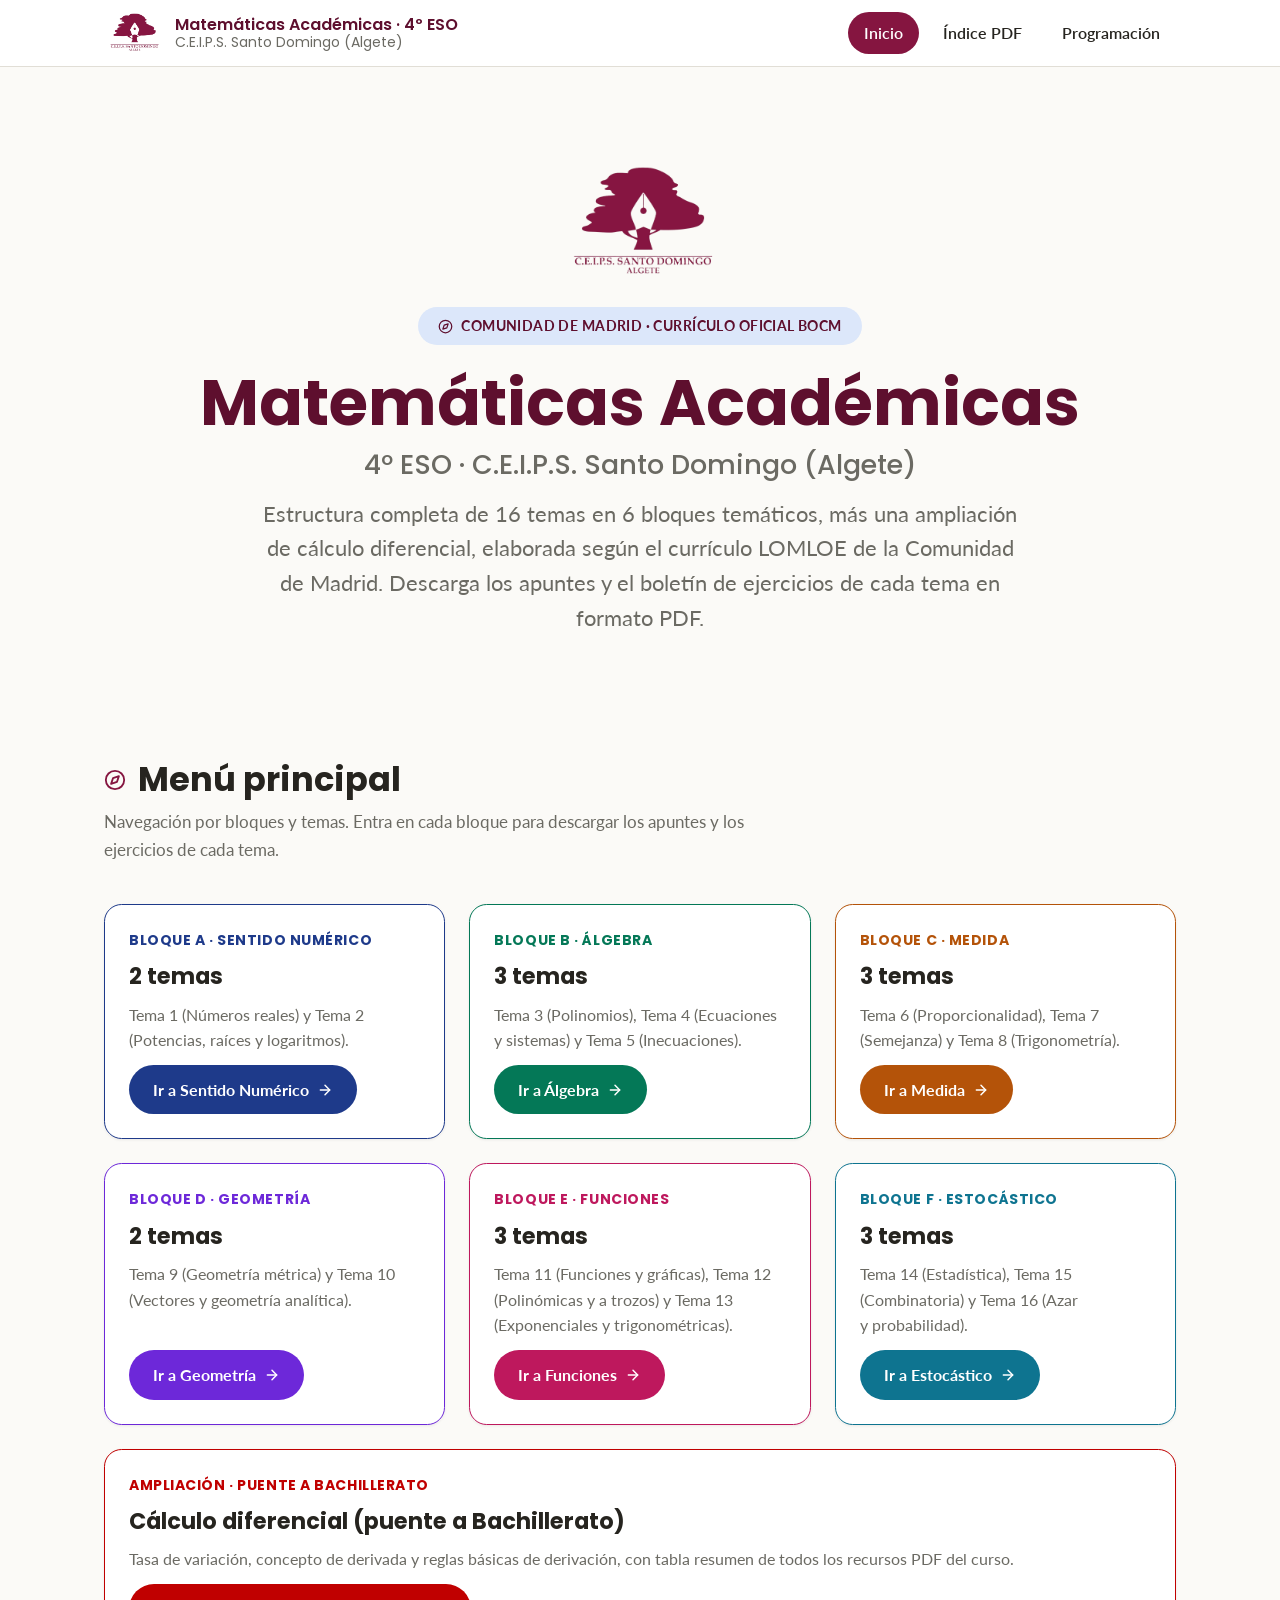
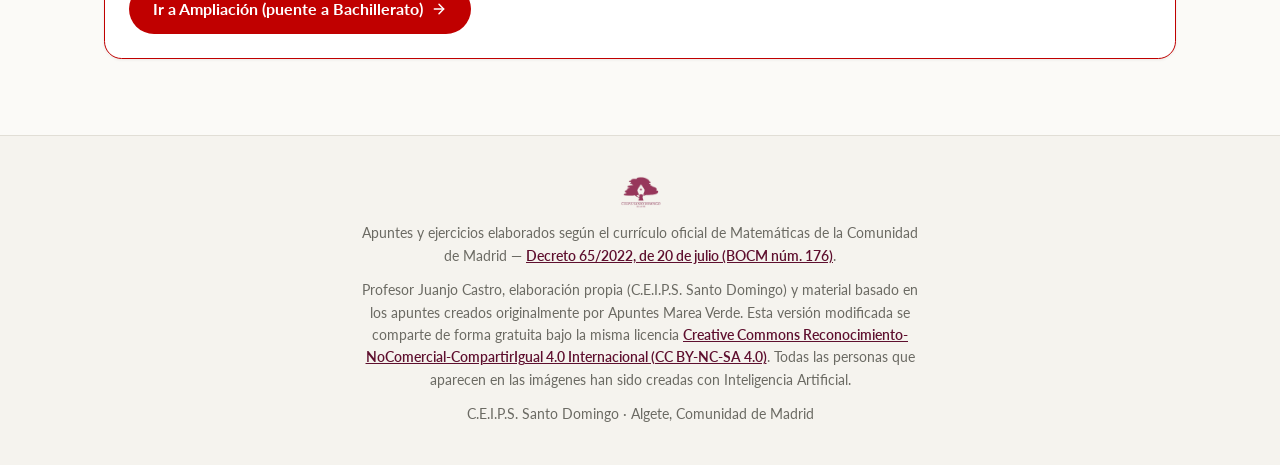
<file: index.html>
<!DOCTYPE html>
<html lang="es">
<head>
  <meta charset="UTF-8">
  <meta name="viewport" content="width=device-width, initial-scale=1.0">
  <title>Matemáticas Académicas 4º ESO — C.E.I.P.S. Santo Domingo (Algete)</title>
  <meta name="description" content="Apuntes y ejercicios completos de Matemáticas Académicas de 4º ESO, adaptados al currículo oficial de la Comunidad de Madrid (BOCM).">
  <link rel="preconnect" href="https://fonts.googleapis.com">
  <link rel="preconnect" href="https://fonts.gstatic.com" crossorigin>
  <link href="https://fonts.googleapis.com/css2?family=Poppins:wght@500;600;700;800&family=Lato:wght@400;700;900&display=swap" rel="stylesheet">
  <link rel="icon" type="image/png" href="assets/img/logo.png">
  <link rel="stylesheet" href="css/base.css">
  <link rel="stylesheet" href="css/style.css">
  
</head>
<body>
  <header class="site-header">
    <div class="wrap">
      <a class="brand" href="index.html">
        <img src="assets/img/logo.png" alt="Logotipo C.E.I.P.S. Santo Domingo, Algete">
        <span class="brand-text">Matemáticas Académicas · 4º ESO<small>C.E.I.P.S. Santo Domingo (Algete)</small></span>
      </a>
      <button class="nav-toggle" data-nav-toggle aria-label="Abrir menú de navegación" aria-expanded="false">
        <svg viewBox="0 0 24 24" fill="none" stroke="currentColor" stroke-width="2" stroke-linecap="round"><path d="M4 6h16M4 12h16M4 18h16"/></svg>
      </button>
      <nav class="main-nav" data-main-nav>
        <a class="active" href="index.html">Inicio</a>
        <a class="" href="indice.html">Índice PDF</a>
        <a class="" href="programacion.html">Programación</a>
      </nav>
    </div>
  </header>

  <main>
    <section class="hero wrap">
      <img class="hero-logo" src="assets/img/logo.png" alt="Logotipo C.E.I.P.S. Santo Domingo, Algete">
      <span class="badge-pill"><svg viewBox="0 0 24 24" fill="none" stroke="currentColor" stroke-width="2" stroke-linecap="round" stroke-linejoin="round"><circle cx="12" cy="12" r="10"/><polygon points="16.24 7.76 14.12 14.12 7.76 16.24 9.88 9.88 16.24 7.76"/></svg> Comunidad de Madrid · Currículo oficial BOCM</span>
      <h1>Matemáticas Académicas<span>4º ESO · C.E.I.P.S. Santo Domingo (Algete)</span></h1>
      <p class="lead">Estructura completa de 16 temas en 6 bloques temáticos, más una ampliación de cálculo diferencial,
      elaborada según el currículo LOMLOE de la Comunidad de Madrid. Descarga los apuntes y el boletín de ejercicios
      de cada tema en formato PDF.</p>
    </section>

    <section class="wrap" id="menu">
      <h2 class="section-title"><svg viewBox="0 0 24 24" fill="none" stroke="currentColor" stroke-width="2" stroke-linecap="round" stroke-linejoin="round"><circle cx="12" cy="12" r="10"/><polygon points="16.24 7.76 14.12 14.12 7.76 16.24 9.88 9.88 16.24 7.76"/></svg> Menú principal</h2>
      <p class="section-sub">Navegación por bloques y temas. Entra en cada bloque para descargar los apuntes y los ejercicios de cada tema.</p>
      <div class="menu-grid">
        <article class="bloque-card" style="--card-color:var(--bloque-a)">
          <span class="kicker">Bloque A · Sentido Numérico</span>
          <h3>2 temas</h3>
          <p>Tema 1 (Números reales) y Tema 2 (Potencias, raíces y logaritmos).</p>
          <a class="btn" style="--btn-color:var(--bloque-a)" href="bloque-a.html">Ir a Sentido Numérico <svg viewBox="0 0 24 24" fill="none" stroke="currentColor" stroke-width="2.2" stroke-linecap="round" stroke-linejoin="round"><path d="M5 12h14"/><path d="M12 5l7 7-7 7"/></svg></a>
        </article>
        <article class="bloque-card" style="--card-color:var(--bloque-b)">
          <span class="kicker">Bloque B · Álgebra</span>
          <h3>3 temas</h3>
          <p>Tema 3 (Polinomios), Tema 4 (Ecuaciones y sistemas) y Tema 5 (Inecuaciones).</p>
          <a class="btn" style="--btn-color:var(--bloque-b)" href="bloque-b.html">Ir a Álgebra <svg viewBox="0 0 24 24" fill="none" stroke="currentColor" stroke-width="2.2" stroke-linecap="round" stroke-linejoin="round"><path d="M5 12h14"/><path d="M12 5l7 7-7 7"/></svg></a>
        </article>
        <article class="bloque-card" style="--card-color:var(--bloque-c)">
          <span class="kicker">Bloque C · Medida</span>
          <h3>3 temas</h3>
          <p>Tema 6 (Proporcionalidad), Tema 7 (Semejanza) y Tema 8 (Trigonometría).</p>
          <a class="btn" style="--btn-color:var(--bloque-c)" href="bloque-c.html">Ir a Medida <svg viewBox="0 0 24 24" fill="none" stroke="currentColor" stroke-width="2.2" stroke-linecap="round" stroke-linejoin="round"><path d="M5 12h14"/><path d="M12 5l7 7-7 7"/></svg></a>
        </article>
        <article class="bloque-card" style="--card-color:var(--bloque-d)">
          <span class="kicker">Bloque D · Geometría</span>
          <h3>2 temas</h3>
          <p>Tema 9 (Geometría métrica) y Tema 10 (Vectores y geometría analítica).</p>
          <a class="btn" style="--btn-color:var(--bloque-d)" href="bloque-d.html">Ir a Geometría <svg viewBox="0 0 24 24" fill="none" stroke="currentColor" stroke-width="2.2" stroke-linecap="round" stroke-linejoin="round"><path d="M5 12h14"/><path d="M12 5l7 7-7 7"/></svg></a>
        </article>
        <article class="bloque-card" style="--card-color:var(--bloque-e)">
          <span class="kicker">Bloque E · Funciones</span>
          <h3>3 temas</h3>
          <p>Tema 11 (Funciones y gráficas), Tema 12 (Polinómicas y a trozos) y Tema 13 (Exponenciales y trigonométricas).</p>
          <a class="btn" style="--btn-color:var(--bloque-e)" href="bloque-e.html">Ir a Funciones <svg viewBox="0 0 24 24" fill="none" stroke="currentColor" stroke-width="2.2" stroke-linecap="round" stroke-linejoin="round"><path d="M5 12h14"/><path d="M12 5l7 7-7 7"/></svg></a>
        </article>
        <article class="bloque-card" style="--card-color:var(--bloque-f)">
          <span class="kicker">Bloque F · Estocástico</span>
          <h3>3 temas</h3>
          <p>Tema 14 (Estadística), Tema 15 (Combinatoria) y Tema 16 (Azar y probabilidad).</p>
          <a class="btn" style="--btn-color:var(--bloque-f)" href="bloque-f.html">Ir a Estocástico <svg viewBox="0 0 24 24" fill="none" stroke="currentColor" stroke-width="2.2" stroke-linecap="round" stroke-linejoin="round"><path d="M5 12h14"/><path d="M12 5l7 7-7 7"/></svg></a>
        </article>
        <article class="bloque-card card-full" style="--card-color:var(--bloque-amp)">
          <span class="kicker">Ampliación · Puente a Bachillerato</span>
          <h3>Cálculo diferencial (puente a Bachillerato)</h3>
          <p>Tasa de variación, concepto de derivada y reglas básicas de derivación, con tabla resumen de todos los recursos PDF del curso.</p>
          <a class="btn" style="--btn-color:var(--bloque-amp)" href="ampliacion.html">Ir a Ampliación (puente a Bachillerato) <svg viewBox="0 0 24 24" fill="none" stroke="currentColor" stroke-width="2.2" stroke-linecap="round" stroke-linejoin="round"><path d="M5 12h14"/><path d="M12 5l7 7-7 7"/></svg></a>
        </article>
      </div>
    </section>
  </main>
  <footer class="site-footer">
    <div class="wrap">
      <img src="assets/img/logo.png" alt="" style="height:34px;opacity:.85" aria-hidden="true">
      <p>Apuntes y ejercicios elaborados según el currículo oficial de Matemáticas de la Comunidad de Madrid —
      <a href="https://www.bocm.es/eli/es-md/d/2022/07/20/65/con" target="_blank" rel="noopener">Decreto 65/2022, de 20 de julio (BOCM núm. 176)</a>.</p>
      <p>Profesor Juanjo Castro, elaboración propia (C.E.I.P.S. Santo Domingo) y material basado en los apuntes creados
      originalmente por Apuntes Marea Verde. Esta versión modificada se comparte de forma gratuita bajo la misma licencia
      <a href="https://creativecommons.org/licenses/by-nc-sa/4.0/deed.es" target="_blank" rel="noopener">Creative Commons Reconocimiento-NoComercial-CompartirIgual 4.0 Internacional (CC BY-NC-SA 4.0)</a>.
      Todas las personas que aparecen en las imágenes han sido creadas con Inteligencia Artificial.</p>
      <p>C.E.I.P.S. Santo Domingo · Algete, Comunidad de Madrid</p>
    </div>
  </footer>
  <script src="js/app.js"></script>
</body>
</html>
</file>
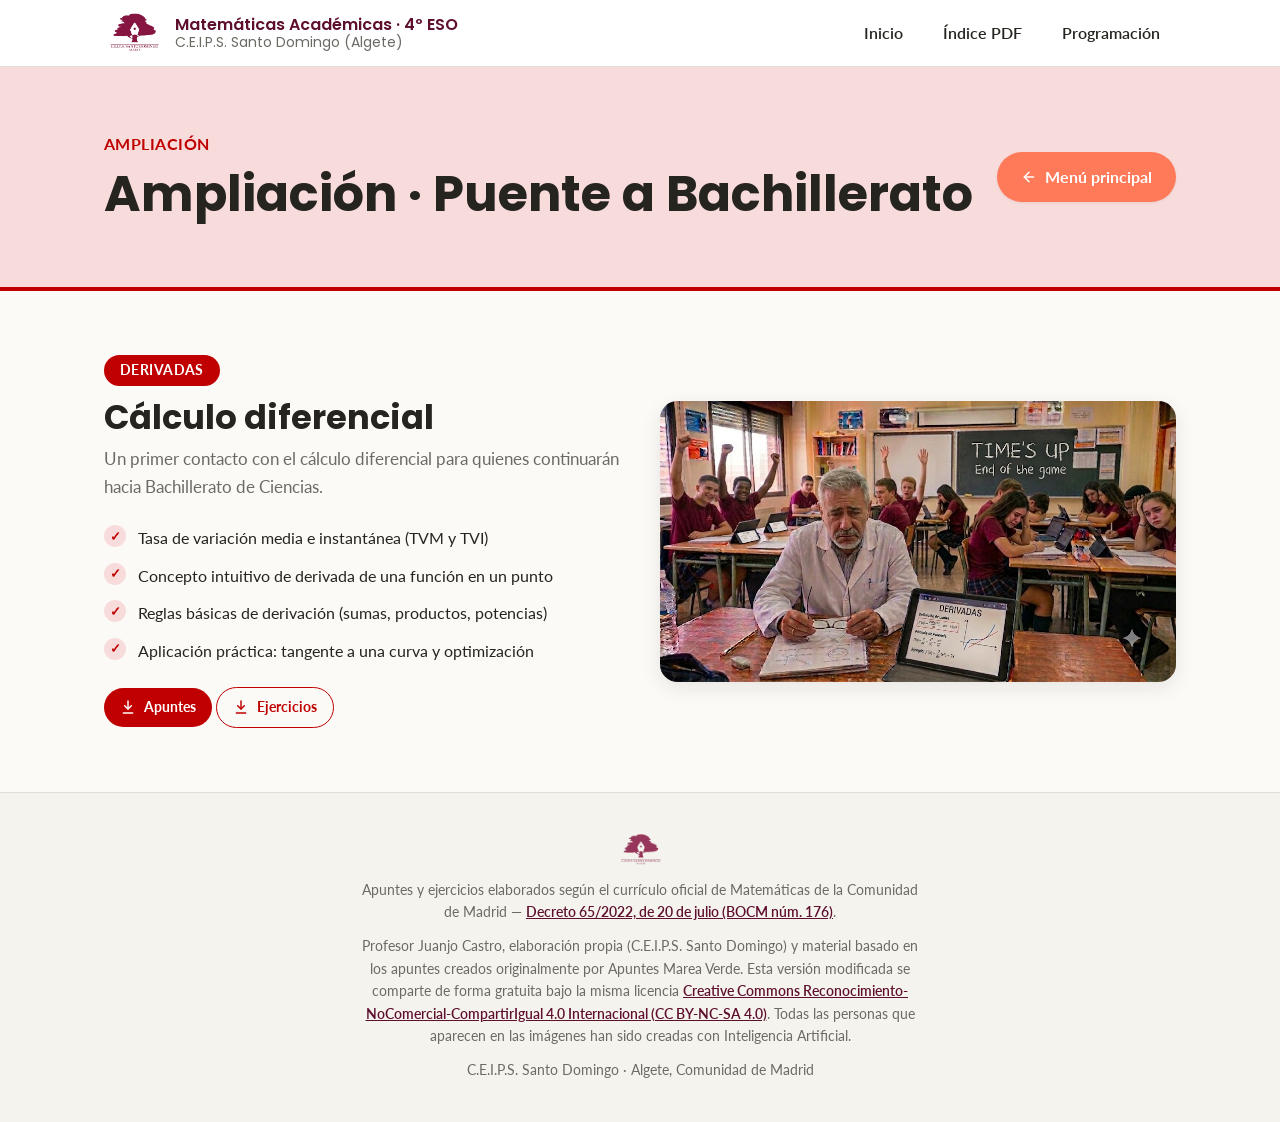
<file: ampliacion.html>
<!DOCTYPE html>
<html lang="es">
<head>
  <meta charset="UTF-8">
  <meta name="viewport" content="width=device-width, initial-scale=1.0">
  <title>Ampliación · Puente a Bachillerato — Matemáticas 4º ESO</title>
  <meta name="description" content="Ampliación de cálculo diferencial: tasa de variación, concepto de derivada y reglas básicas de derivación.">
  <link rel="preconnect" href="https://fonts.googleapis.com">
  <link rel="preconnect" href="https://fonts.gstatic.com" crossorigin>
  <link href="https://fonts.googleapis.com/css2?family=Poppins:wght@500;600;700;800&family=Lato:wght@400;700;900&display=swap" rel="stylesheet">
  <link rel="icon" type="image/png" href="assets/img/logo.png">
  <link rel="stylesheet" href="css/base.css">
  <link rel="stylesheet" href="css/style.css">
  
</head>
<body>
  <header class="site-header">
    <div class="wrap">
      <a class="brand" href="index.html">
        <img src="assets/img/logo.png" alt="Logotipo C.E.I.P.S. Santo Domingo, Algete">
        <span class="brand-text">Matemáticas Académicas · 4º ESO<small>C.E.I.P.S. Santo Domingo (Algete)</small></span>
      </a>
      <button class="nav-toggle" data-nav-toggle aria-label="Abrir menú de navegación" aria-expanded="false">
        <svg viewBox="0 0 24 24" fill="none" stroke="currentColor" stroke-width="2" stroke-linecap="round"><path d="M4 6h16M4 12h16M4 18h16"/></svg>
      </button>
      <nav class="main-nav" data-main-nav>
        <a class="" href="index.html">Inicio</a>
        <a class="" href="indice.html">Índice PDF</a>
        <a class="" href="programacion.html">Programación</a>
      </nav>
    </div>
  </header>

  <main>
    <section class="bloque-banner" style="--bloque-tint:var(--bloque-amp-tint); --bloque-color:var(--bloque-amp)">
      <div class="wrap">
        <div class="titles">
          <span class="kicker">Ampliación</span>
          <h1>Ampliación · Puente a Bachillerato</h1>
        </div>
        <a class="btn back-btn" href="index.html"><svg viewBox="0 0 24 24" fill="none" stroke="currentColor" stroke-width="2.2" stroke-linecap="round" stroke-linejoin="round"><path d="M19 12H5"/><path d="M12 19l-7-7 7-7"/></svg> Menú principal</a>
      </div>
    </section>

    <section class="wrap temas-section">
      <div class="amp-layout">
        <div>
          <span class="tema-pill" style="background:var(--bloque-amp)">DERIVADAS</span>
          <h2 class="section-title" style="margin-top:var(--space-3)">Cálculo diferencial</h2>
          <p class="section-sub" style="margin-bottom:0">Un primer contacto con el cálculo diferencial para quienes
          continuarán hacia Bachillerato de Ciencias.</p>
          <ul><li>Tasa de variación media e instantánea (TVM y TVI)</li><li>Concepto intuitivo de derivada de una función en un punto</li><li>Reglas básicas de derivación (sumas, productos, potencias)</li><li>Aplicación práctica: tangente a una curva y optimización</li></ul>
          <div class="btn-row">
            <a class="btn btn-sm" style="--btn-color:var(--bloque-amp)" href="assets/pdf/T17_Apuntes_calculo_diferencial.pdf" target="_blank" rel="noopener"><svg viewBox="0 0 24 24" fill="none" stroke="currentColor" stroke-width="2.2" stroke-linecap="round" stroke-linejoin="round"><path d="M12 3v12"/><path d="M7 10l5 5 5-5"/><path d="M5 21h14"/></svg> Apuntes</a>
            <a class="btn btn-sm btn-outline" style="--btn-color:var(--bloque-amp)" href="assets/pdf/T17_Ejercicios_calculo_diferencial.pdf" target="_blank" rel="noopener"><svg viewBox="0 0 24 24" fill="none" stroke="currentColor" stroke-width="2.2" stroke-linecap="round" stroke-linejoin="round"><path d="M12 3v12"/><path d="M7 10l5 5 5-5"/><path d="M5 21h14"/></svg> Ejercicios</a>
          </div>
        </div>
        <div class="amp-photo">
          <img src="assets/img/ampliacion.jpg" alt="Aula de 4º ESO trabajando con tabletas sobre el concepto de derivada">
        </div>
      </div>
    </section>
  </main>
  <footer class="site-footer">
    <div class="wrap">
      <img src="assets/img/logo.png" alt="" style="height:34px;opacity:.85" aria-hidden="true">
      <p>Apuntes y ejercicios elaborados según el currículo oficial de Matemáticas de la Comunidad de Madrid —
      <a href="https://www.bocm.es/eli/es-md/d/2022/07/20/65/con" target="_blank" rel="noopener">Decreto 65/2022, de 20 de julio (BOCM núm. 176)</a>.</p>
      <p>Profesor Juanjo Castro, elaboración propia (C.E.I.P.S. Santo Domingo) y material basado en los apuntes creados
      originalmente por Apuntes Marea Verde. Esta versión modificada se comparte de forma gratuita bajo la misma licencia
      <a href="https://creativecommons.org/licenses/by-nc-sa/4.0/deed.es" target="_blank" rel="noopener">Creative Commons Reconocimiento-NoComercial-CompartirIgual 4.0 Internacional (CC BY-NC-SA 4.0)</a>.
      Todas las personas que aparecen en las imágenes han sido creadas con Inteligencia Artificial.</p>
      <p>C.E.I.P.S. Santo Domingo · Algete, Comunidad de Madrid</p>
    </div>
  </footer>
  <script src="js/app.js"></script>
</body>
</html>
</file>
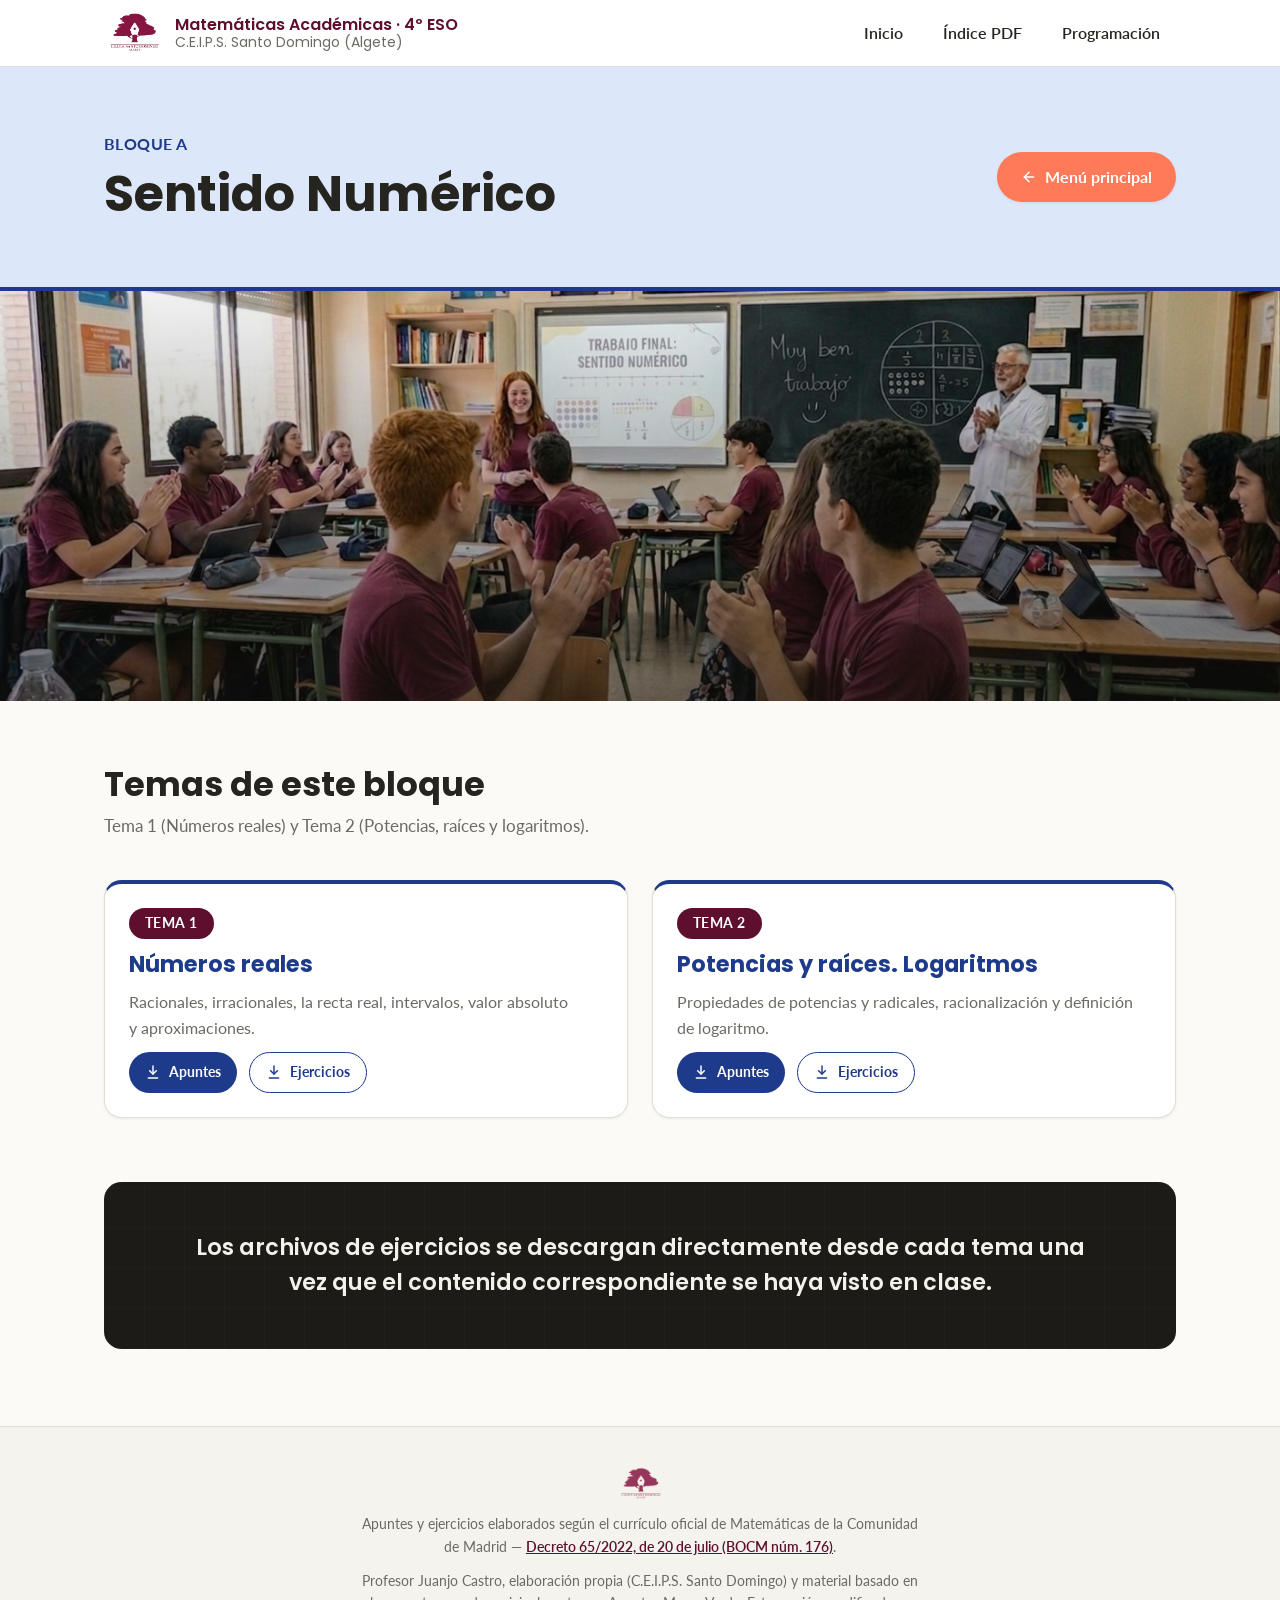
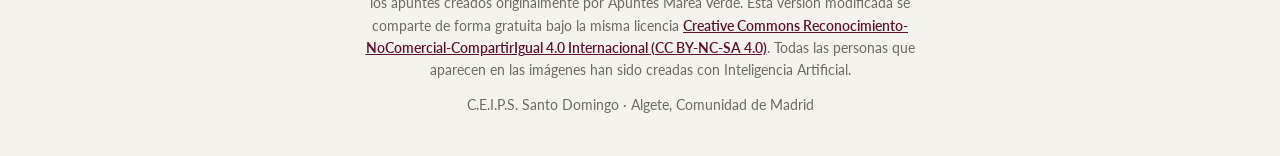
<file: bloque-a.html>
<!DOCTYPE html>
<html lang="es">
<head>
  <meta charset="UTF-8">
  <meta name="viewport" content="width=device-width, initial-scale=1.0">
  <title>Bloque A · Sentido Numérico — Matemáticas 4º ESO</title>
  <meta name="description" content="Apuntes y ejercicios del bloque Sentido Numérico: Tema 1 (Números reales) y Tema 2 (Potencias, raíces y logaritmos).">
  <link rel="preconnect" href="https://fonts.googleapis.com">
  <link rel="preconnect" href="https://fonts.gstatic.com" crossorigin>
  <link href="https://fonts.googleapis.com/css2?family=Poppins:wght@500;600;700;800&family=Lato:wght@400;700;900&display=swap" rel="stylesheet">
  <link rel="icon" type="image/png" href="assets/img/logo.png">
  <link rel="stylesheet" href="css/base.css">
  <link rel="stylesheet" href="css/style.css">
  
</head>
<body>
  <header class="site-header">
    <div class="wrap">
      <a class="brand" href="index.html">
        <img src="assets/img/logo.png" alt="Logotipo C.E.I.P.S. Santo Domingo, Algete">
        <span class="brand-text">Matemáticas Académicas · 4º ESO<small>C.E.I.P.S. Santo Domingo (Algete)</small></span>
      </a>
      <button class="nav-toggle" data-nav-toggle aria-label="Abrir menú de navegación" aria-expanded="false">
        <svg viewBox="0 0 24 24" fill="none" stroke="currentColor" stroke-width="2" stroke-linecap="round"><path d="M4 6h16M4 12h16M4 18h16"/></svg>
      </button>
      <nav class="main-nav" data-main-nav>
        <a class="" href="index.html">Inicio</a>
        <a class="" href="indice.html">Índice PDF</a>
        <a class="" href="programacion.html">Programación</a>
      </nav>
    </div>
  </header>

  <main>
    <section class="bloque-banner" style="--bloque-tint:var(--bloque-a-tint); --bloque-color:var(--bloque-a)">
      <div class="wrap">
        <div class="titles">
          <span class="kicker">Bloque A</span>
          <h1>Sentido Numérico</h1>
        </div>
        <a class="btn back-btn" href="index.html"><svg viewBox="0 0 24 24" fill="none" stroke="currentColor" stroke-width="2.2" stroke-linecap="round" stroke-linejoin="round"><path d="M19 12H5"/><path d="M12 19l-7-7 7-7"/></svg> Menú principal</a>
      </div>
    </section>

    <div class="bloque-photo">
      <img src="assets/img/bloque-a.jpg" alt="Alumnado de 4º ESO trabajando en clase de Matemáticas, bloque Sentido Numérico">
    </div>

    <section class="temas-section wrap">
      <h2 class="section-title">Temas de este bloque</h2>
      <p class="section-sub">Tema 1 (Números reales) y Tema 2 (Potencias, raíces y logaritmos).</p>
      <div class="temas-grid">
        <article class="tema-card" style="--bloque-color:var(--bloque-a)">
          <span class="tema-pill">TEMA 1</span>
          <h3>Números reales</h3>
          <p>Racionales, irracionales, la recta real, intervalos, valor absoluto y aproximaciones.</p>
          <div class="btn-row"><a class="btn btn-sm" style="--btn-color:var(--bloque-a)" href="assets/pdf/T01_Apuntes_Numeros_Reales.pdf" target="_blank" rel="noopener"><svg viewBox="0 0 24 24" fill="none" stroke="currentColor" stroke-width="2.2" stroke-linecap="round" stroke-linejoin="round"><path d="M12 3v12"/><path d="M7 10l5 5 5-5"/><path d="M5 21h14"/></svg> Apuntes</a><a class="btn btn-sm btn-outline" style="--btn-color:var(--bloque-a)" href="assets/pdf/T01_Ejercicios_Numeros_Reales.pdf" target="_blank" rel="noopener"><svg viewBox="0 0 24 24" fill="none" stroke="currentColor" stroke-width="2.2" stroke-linecap="round" stroke-linejoin="round"><path d="M12 3v12"/><path d="M7 10l5 5 5-5"/><path d="M5 21h14"/></svg> Ejercicios</a></div>
        </article>
        <article class="tema-card" style="--bloque-color:var(--bloque-a)">
          <span class="tema-pill">TEMA 2</span>
          <h3>Potencias y raíces. Logaritmos</h3>
          <p>Propiedades de potencias y radicales, racionalización y definición de logaritmo.</p>
          <div class="btn-row"><a class="btn btn-sm" style="--btn-color:var(--bloque-a)" href="assets/pdf/T02_Apuntes_Potencias_Raices_Logaritmos.pdf" target="_blank" rel="noopener"><svg viewBox="0 0 24 24" fill="none" stroke="currentColor" stroke-width="2.2" stroke-linecap="round" stroke-linejoin="round"><path d="M12 3v12"/><path d="M7 10l5 5 5-5"/><path d="M5 21h14"/></svg> Apuntes</a><a class="btn btn-sm btn-outline" style="--btn-color:var(--bloque-a)" href="assets/pdf/T02_Ejercicios_Potencias_Raices_Logaritmos.pdf" target="_blank" rel="noopener"><svg viewBox="0 0 24 24" fill="none" stroke="currentColor" stroke-width="2.2" stroke-linecap="round" stroke-linejoin="round"><path d="M12 3v12"/><path d="M7 10l5 5 5-5"/><path d="M5 21h14"/></svg> Ejercicios</a></div>
        </article>
      </div>
    </section>

    <section class="wrap" style="padding-top:0">
      <div class="callout-dark">
        <p>Los archivos de ejercicios se descargan directamente desde cada tema una vez que el contenido correspondiente
        se haya visto en clase.</p>
      </div>
    </section>
  </main>
  <footer class="site-footer">
    <div class="wrap">
      <img src="assets/img/logo.png" alt="" style="height:34px;opacity:.85" aria-hidden="true">
      <p>Apuntes y ejercicios elaborados según el currículo oficial de Matemáticas de la Comunidad de Madrid —
      <a href="https://www.bocm.es/eli/es-md/d/2022/07/20/65/con" target="_blank" rel="noopener">Decreto 65/2022, de 20 de julio (BOCM núm. 176)</a>.</p>
      <p>Profesor Juanjo Castro, elaboración propia (C.E.I.P.S. Santo Domingo) y material basado en los apuntes creados
      originalmente por Apuntes Marea Verde. Esta versión modificada se comparte de forma gratuita bajo la misma licencia
      <a href="https://creativecommons.org/licenses/by-nc-sa/4.0/deed.es" target="_blank" rel="noopener">Creative Commons Reconocimiento-NoComercial-CompartirIgual 4.0 Internacional (CC BY-NC-SA 4.0)</a>.
      Todas las personas que aparecen en las imágenes han sido creadas con Inteligencia Artificial.</p>
      <p>C.E.I.P.S. Santo Domingo · Algete, Comunidad de Madrid</p>
    </div>
  </footer>
  <script src="js/app.js"></script>
</body>
</html>
</file>
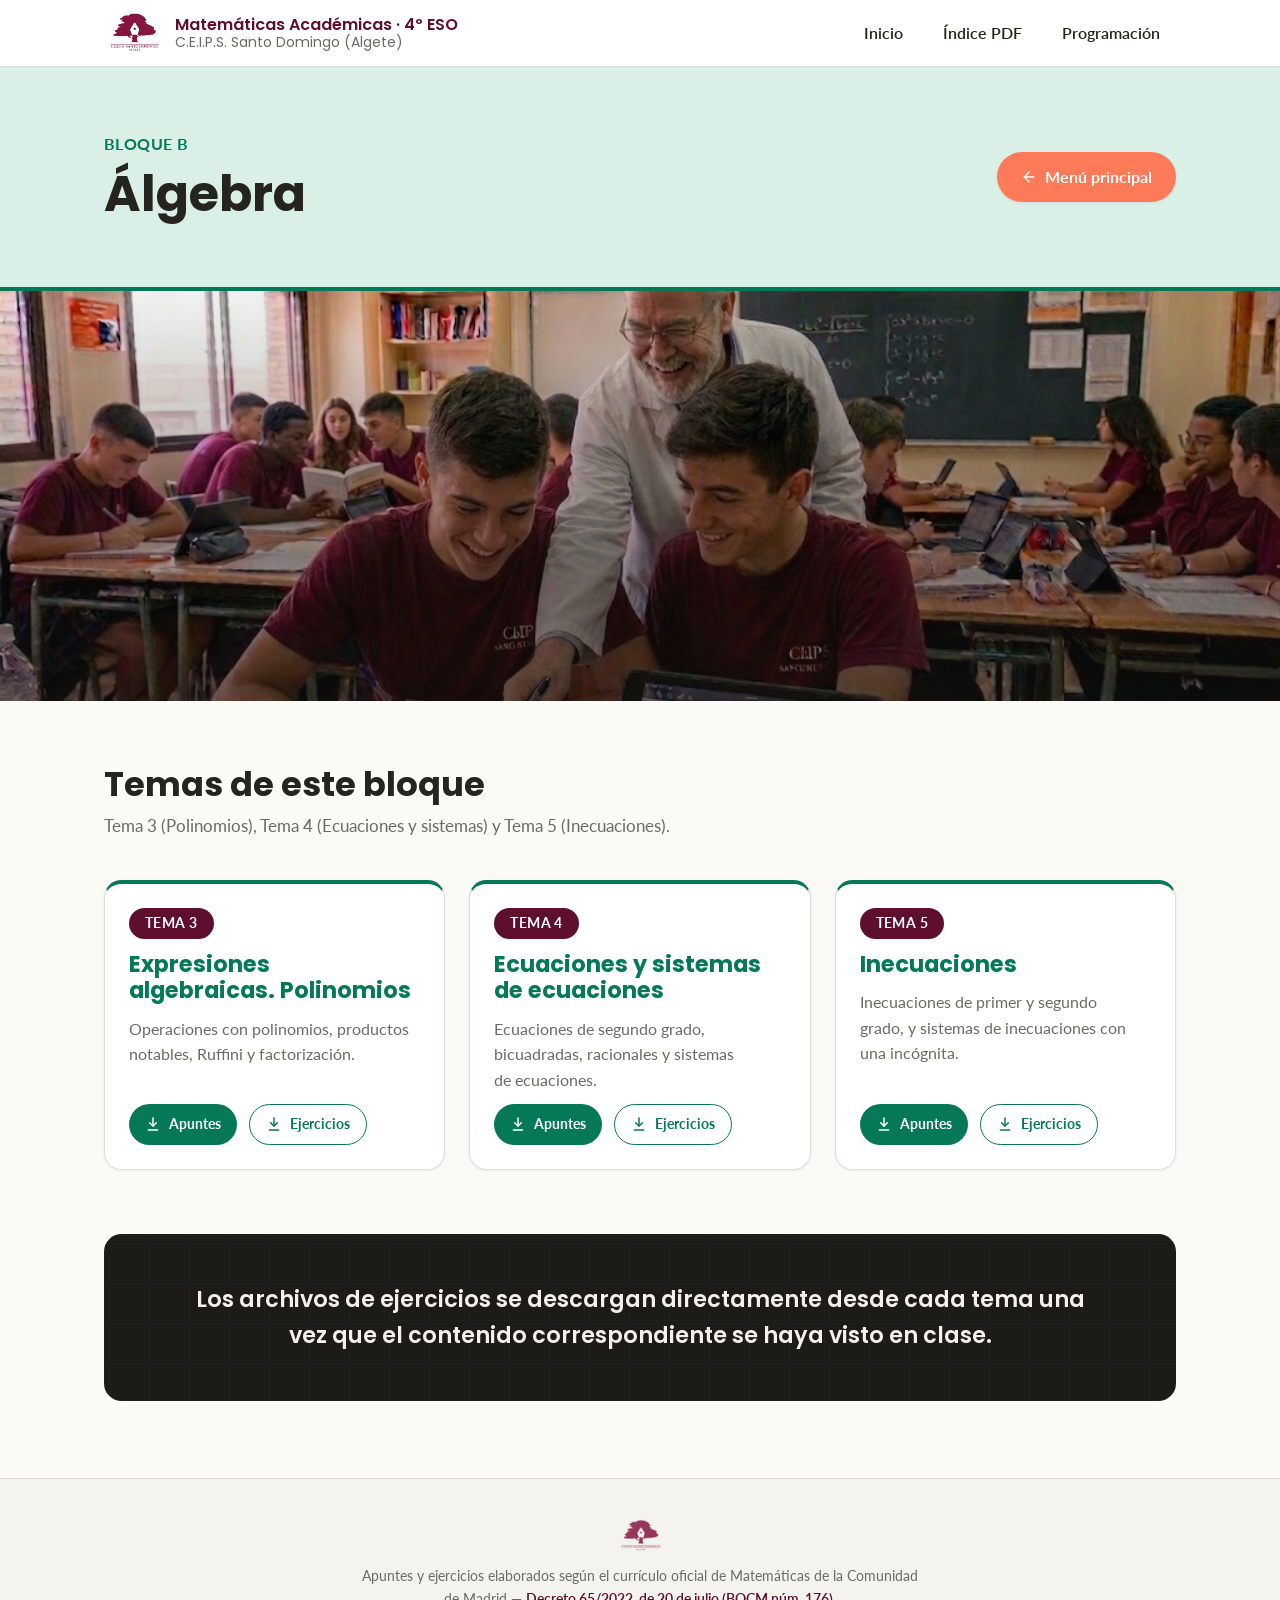
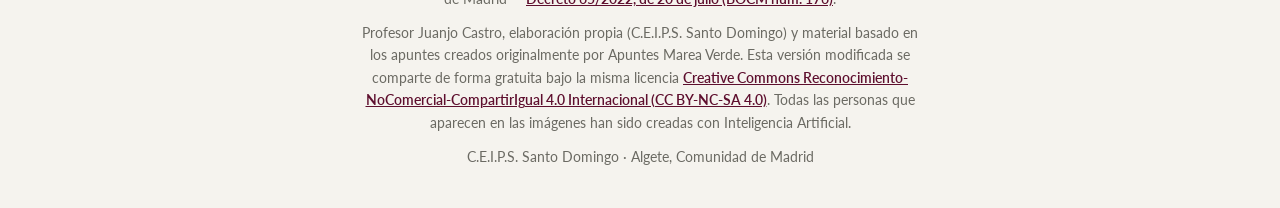
<file: bloque-b.html>
<!DOCTYPE html>
<html lang="es">
<head>
  <meta charset="UTF-8">
  <meta name="viewport" content="width=device-width, initial-scale=1.0">
  <title>Bloque B · Álgebra — Matemáticas 4º ESO</title>
  <meta name="description" content="Apuntes y ejercicios del bloque Álgebra: Tema 3 (Polinomios), Tema 4 (Ecuaciones y sistemas) y Tema 5 (Inecuaciones).">
  <link rel="preconnect" href="https://fonts.googleapis.com">
  <link rel="preconnect" href="https://fonts.gstatic.com" crossorigin>
  <link href="https://fonts.googleapis.com/css2?family=Poppins:wght@500;600;700;800&family=Lato:wght@400;700;900&display=swap" rel="stylesheet">
  <link rel="icon" type="image/png" href="assets/img/logo.png">
  <link rel="stylesheet" href="css/base.css">
  <link rel="stylesheet" href="css/style.css">
  
</head>
<body>
  <header class="site-header">
    <div class="wrap">
      <a class="brand" href="index.html">
        <img src="assets/img/logo.png" alt="Logotipo C.E.I.P.S. Santo Domingo, Algete">
        <span class="brand-text">Matemáticas Académicas · 4º ESO<small>C.E.I.P.S. Santo Domingo (Algete)</small></span>
      </a>
      <button class="nav-toggle" data-nav-toggle aria-label="Abrir menú de navegación" aria-expanded="false">
        <svg viewBox="0 0 24 24" fill="none" stroke="currentColor" stroke-width="2" stroke-linecap="round"><path d="M4 6h16M4 12h16M4 18h16"/></svg>
      </button>
      <nav class="main-nav" data-main-nav>
        <a class="" href="index.html">Inicio</a>
        <a class="" href="indice.html">Índice PDF</a>
        <a class="" href="programacion.html">Programación</a>
      </nav>
    </div>
  </header>

  <main>
    <section class="bloque-banner" style="--bloque-tint:var(--bloque-b-tint); --bloque-color:var(--bloque-b)">
      <div class="wrap">
        <div class="titles">
          <span class="kicker">Bloque B</span>
          <h1>Álgebra</h1>
        </div>
        <a class="btn back-btn" href="index.html"><svg viewBox="0 0 24 24" fill="none" stroke="currentColor" stroke-width="2.2" stroke-linecap="round" stroke-linejoin="round"><path d="M19 12H5"/><path d="M12 19l-7-7 7-7"/></svg> Menú principal</a>
      </div>
    </section>

    <div class="bloque-photo">
      <img src="assets/img/bloque-b.jpg" alt="Alumnado de 4º ESO trabajando en clase de Matemáticas, bloque Álgebra">
    </div>

    <section class="temas-section wrap">
      <h2 class="section-title">Temas de este bloque</h2>
      <p class="section-sub">Tema 3 (Polinomios), Tema 4 (Ecuaciones y sistemas) y Tema 5 (Inecuaciones).</p>
      <div class="temas-grid">
        <article class="tema-card" style="--bloque-color:var(--bloque-b)">
          <span class="tema-pill">TEMA 3</span>
          <h3>Expresiones algebraicas. Polinomios</h3>
          <p>Operaciones con polinomios, productos notables, Ruffini y factorización.</p>
          <div class="btn-row"><a class="btn btn-sm" style="--btn-color:var(--bloque-b)" href="assets/pdf/T03_Apuntes_Polinomios.pdf" target="_blank" rel="noopener"><svg viewBox="0 0 24 24" fill="none" stroke="currentColor" stroke-width="2.2" stroke-linecap="round" stroke-linejoin="round"><path d="M12 3v12"/><path d="M7 10l5 5 5-5"/><path d="M5 21h14"/></svg> Apuntes</a><a class="btn btn-sm btn-outline" style="--btn-color:var(--bloque-b)" href="assets/pdf/T03_Ejercicios_Polinomios.pdf" target="_blank" rel="noopener"><svg viewBox="0 0 24 24" fill="none" stroke="currentColor" stroke-width="2.2" stroke-linecap="round" stroke-linejoin="round"><path d="M12 3v12"/><path d="M7 10l5 5 5-5"/><path d="M5 21h14"/></svg> Ejercicios</a></div>
        </article>
        <article class="tema-card" style="--bloque-color:var(--bloque-b)">
          <span class="tema-pill">TEMA 4</span>
          <h3>Ecuaciones y sistemas de ecuaciones</h3>
          <p>Ecuaciones de segundo grado, bicuadradas, racionales y sistemas de ecuaciones.</p>
          <div class="btn-row"><a class="btn btn-sm" style="--btn-color:var(--bloque-b)" href="assets/pdf/T04_Apuntes_Ecuaciones_Sistemas.pdf" target="_blank" rel="noopener"><svg viewBox="0 0 24 24" fill="none" stroke="currentColor" stroke-width="2.2" stroke-linecap="round" stroke-linejoin="round"><path d="M12 3v12"/><path d="M7 10l5 5 5-5"/><path d="M5 21h14"/></svg> Apuntes</a><a class="btn btn-sm btn-outline" style="--btn-color:var(--bloque-b)" href="assets/pdf/T04_Ejercicios_Ecuaciones_Sistemas.pdf" target="_blank" rel="noopener"><svg viewBox="0 0 24 24" fill="none" stroke="currentColor" stroke-width="2.2" stroke-linecap="round" stroke-linejoin="round"><path d="M12 3v12"/><path d="M7 10l5 5 5-5"/><path d="M5 21h14"/></svg> Ejercicios</a></div>
        </article>
        <article class="tema-card" style="--bloque-color:var(--bloque-b)">
          <span class="tema-pill">TEMA 5</span>
          <h3>Inecuaciones</h3>
          <p>Inecuaciones de primer y segundo grado, y sistemas de inecuaciones con una incógnita.</p>
          <div class="btn-row"><a class="btn btn-sm" style="--btn-color:var(--bloque-b)" href="assets/pdf/T05_Apuntes_Inecuaciones.pdf" target="_blank" rel="noopener"><svg viewBox="0 0 24 24" fill="none" stroke="currentColor" stroke-width="2.2" stroke-linecap="round" stroke-linejoin="round"><path d="M12 3v12"/><path d="M7 10l5 5 5-5"/><path d="M5 21h14"/></svg> Apuntes</a><a class="btn btn-sm btn-outline" style="--btn-color:var(--bloque-b)" href="assets/pdf/T05_Ejercicios_Inecuaciones.pdf" target="_blank" rel="noopener"><svg viewBox="0 0 24 24" fill="none" stroke="currentColor" stroke-width="2.2" stroke-linecap="round" stroke-linejoin="round"><path d="M12 3v12"/><path d="M7 10l5 5 5-5"/><path d="M5 21h14"/></svg> Ejercicios</a></div>
        </article>
      </div>
    </section>

    <section class="wrap" style="padding-top:0">
      <div class="callout-dark">
        <p>Los archivos de ejercicios se descargan directamente desde cada tema una vez que el contenido correspondiente
        se haya visto en clase.</p>
      </div>
    </section>
  </main>
  <footer class="site-footer">
    <div class="wrap">
      <img src="assets/img/logo.png" alt="" style="height:34px;opacity:.85" aria-hidden="true">
      <p>Apuntes y ejercicios elaborados según el currículo oficial de Matemáticas de la Comunidad de Madrid —
      <a href="https://www.bocm.es/eli/es-md/d/2022/07/20/65/con" target="_blank" rel="noopener">Decreto 65/2022, de 20 de julio (BOCM núm. 176)</a>.</p>
      <p>Profesor Juanjo Castro, elaboración propia (C.E.I.P.S. Santo Domingo) y material basado en los apuntes creados
      originalmente por Apuntes Marea Verde. Esta versión modificada se comparte de forma gratuita bajo la misma licencia
      <a href="https://creativecommons.org/licenses/by-nc-sa/4.0/deed.es" target="_blank" rel="noopener">Creative Commons Reconocimiento-NoComercial-CompartirIgual 4.0 Internacional (CC BY-NC-SA 4.0)</a>.
      Todas las personas que aparecen en las imágenes han sido creadas con Inteligencia Artificial.</p>
      <p>C.E.I.P.S. Santo Domingo · Algete, Comunidad de Madrid</p>
    </div>
  </footer>
  <script src="js/app.js"></script>
</body>
</html>
</file>
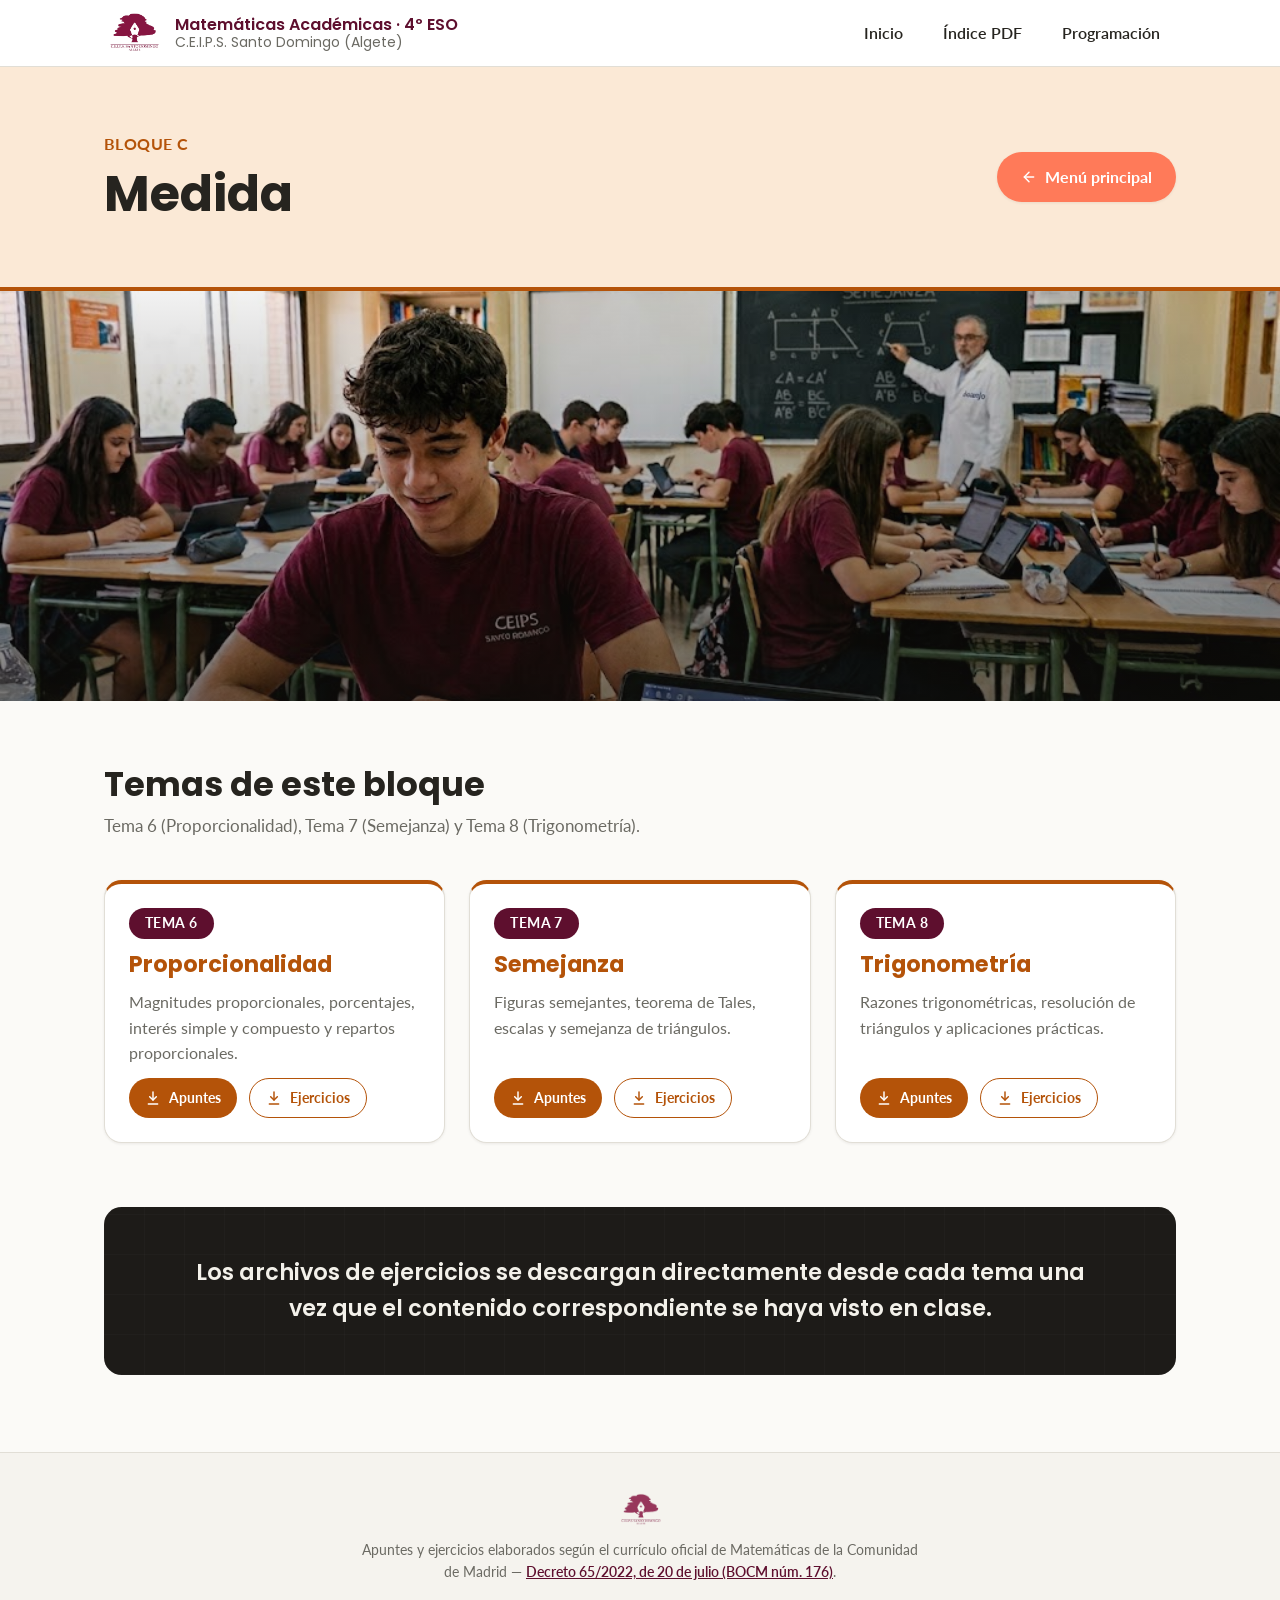
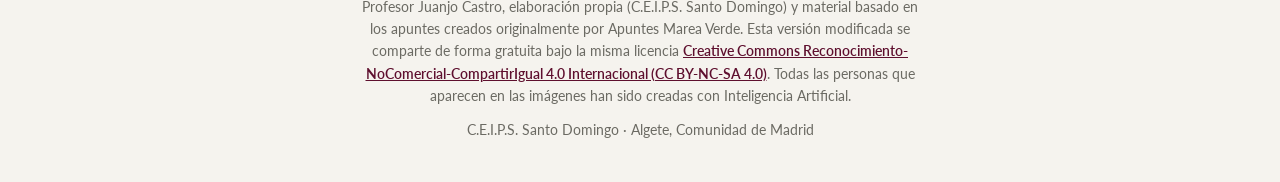
<file: bloque-c.html>
<!DOCTYPE html>
<html lang="es">
<head>
  <meta charset="UTF-8">
  <meta name="viewport" content="width=device-width, initial-scale=1.0">
  <title>Bloque C · Medida — Matemáticas 4º ESO</title>
  <meta name="description" content="Apuntes y ejercicios del bloque Medida: Tema 6 (Proporcionalidad), Tema 7 (Semejanza) y Tema 8 (Trigonometría).">
  <link rel="preconnect" href="https://fonts.googleapis.com">
  <link rel="preconnect" href="https://fonts.gstatic.com" crossorigin>
  <link href="https://fonts.googleapis.com/css2?family=Poppins:wght@500;600;700;800&family=Lato:wght@400;700;900&display=swap" rel="stylesheet">
  <link rel="icon" type="image/png" href="assets/img/logo.png">
  <link rel="stylesheet" href="css/base.css">
  <link rel="stylesheet" href="css/style.css">
  
</head>
<body>
  <header class="site-header">
    <div class="wrap">
      <a class="brand" href="index.html">
        <img src="assets/img/logo.png" alt="Logotipo C.E.I.P.S. Santo Domingo, Algete">
        <span class="brand-text">Matemáticas Académicas · 4º ESO<small>C.E.I.P.S. Santo Domingo (Algete)</small></span>
      </a>
      <button class="nav-toggle" data-nav-toggle aria-label="Abrir menú de navegación" aria-expanded="false">
        <svg viewBox="0 0 24 24" fill="none" stroke="currentColor" stroke-width="2" stroke-linecap="round"><path d="M4 6h16M4 12h16M4 18h16"/></svg>
      </button>
      <nav class="main-nav" data-main-nav>
        <a class="" href="index.html">Inicio</a>
        <a class="" href="indice.html">Índice PDF</a>
        <a class="" href="programacion.html">Programación</a>
      </nav>
    </div>
  </header>

  <main>
    <section class="bloque-banner" style="--bloque-tint:var(--bloque-c-tint); --bloque-color:var(--bloque-c)">
      <div class="wrap">
        <div class="titles">
          <span class="kicker">Bloque C</span>
          <h1>Medida</h1>
        </div>
        <a class="btn back-btn" href="index.html"><svg viewBox="0 0 24 24" fill="none" stroke="currentColor" stroke-width="2.2" stroke-linecap="round" stroke-linejoin="round"><path d="M19 12H5"/><path d="M12 19l-7-7 7-7"/></svg> Menú principal</a>
      </div>
    </section>

    <div class="bloque-photo">
      <img src="assets/img/bloque-c.jpg" alt="Alumnado de 4º ESO trabajando en clase de Matemáticas, bloque Medida">
    </div>

    <section class="temas-section wrap">
      <h2 class="section-title">Temas de este bloque</h2>
      <p class="section-sub">Tema 6 (Proporcionalidad), Tema 7 (Semejanza) y Tema 8 (Trigonometría).</p>
      <div class="temas-grid">
        <article class="tema-card" style="--bloque-color:var(--bloque-c)">
          <span class="tema-pill">TEMA 6</span>
          <h3>Proporcionalidad</h3>
          <p>Magnitudes proporcionales, porcentajes, interés simple y compuesto y repartos proporcionales.</p>
          <div class="btn-row"><a class="btn btn-sm" style="--btn-color:var(--bloque-c)" href="assets/pdf/T06_Apuntes_Proporcionalidad.pdf" target="_blank" rel="noopener"><svg viewBox="0 0 24 24" fill="none" stroke="currentColor" stroke-width="2.2" stroke-linecap="round" stroke-linejoin="round"><path d="M12 3v12"/><path d="M7 10l5 5 5-5"/><path d="M5 21h14"/></svg> Apuntes</a><a class="btn btn-sm btn-outline" style="--btn-color:var(--bloque-c)" href="assets/pdf/T06_Ejercicios_Proporcionalidad.pdf" target="_blank" rel="noopener"><svg viewBox="0 0 24 24" fill="none" stroke="currentColor" stroke-width="2.2" stroke-linecap="round" stroke-linejoin="round"><path d="M12 3v12"/><path d="M7 10l5 5 5-5"/><path d="M5 21h14"/></svg> Ejercicios</a></div>
        </article>
        <article class="tema-card" style="--bloque-color:var(--bloque-c)">
          <span class="tema-pill">TEMA 7</span>
          <h3>Semejanza</h3>
          <p>Figuras semejantes, teorema de Tales, escalas y semejanza de triángulos.</p>
          <div class="btn-row"><a class="btn btn-sm" style="--btn-color:var(--bloque-c)" href="assets/pdf/T07_Apuntes_Semejanza.pdf" target="_blank" rel="noopener"><svg viewBox="0 0 24 24" fill="none" stroke="currentColor" stroke-width="2.2" stroke-linecap="round" stroke-linejoin="round"><path d="M12 3v12"/><path d="M7 10l5 5 5-5"/><path d="M5 21h14"/></svg> Apuntes</a><a class="btn btn-sm btn-outline" style="--btn-color:var(--bloque-c)" href="assets/pdf/T07_Ejercicios_Semejanza.pdf" target="_blank" rel="noopener"><svg viewBox="0 0 24 24" fill="none" stroke="currentColor" stroke-width="2.2" stroke-linecap="round" stroke-linejoin="round"><path d="M12 3v12"/><path d="M7 10l5 5 5-5"/><path d="M5 21h14"/></svg> Ejercicios</a></div>
        </article>
        <article class="tema-card" style="--bloque-color:var(--bloque-c)">
          <span class="tema-pill">TEMA 8</span>
          <h3>Trigonometría</h3>
          <p>Razones trigonométricas, resolución de triángulos y aplicaciones prácticas.</p>
          <div class="btn-row"><a class="btn btn-sm" style="--btn-color:var(--bloque-c)" href="assets/pdf/T08_Apuntes_Trigonometria.pdf" target="_blank" rel="noopener"><svg viewBox="0 0 24 24" fill="none" stroke="currentColor" stroke-width="2.2" stroke-linecap="round" stroke-linejoin="round"><path d="M12 3v12"/><path d="M7 10l5 5 5-5"/><path d="M5 21h14"/></svg> Apuntes</a><a class="btn btn-sm btn-outline" style="--btn-color:var(--bloque-c)" href="assets/pdf/T08_Ejercicios_Trigonometria.pdf" target="_blank" rel="noopener"><svg viewBox="0 0 24 24" fill="none" stroke="currentColor" stroke-width="2.2" stroke-linecap="round" stroke-linejoin="round"><path d="M12 3v12"/><path d="M7 10l5 5 5-5"/><path d="M5 21h14"/></svg> Ejercicios</a></div>
        </article>
      </div>
    </section>

    <section class="wrap" style="padding-top:0">
      <div class="callout-dark">
        <p>Los archivos de ejercicios se descargan directamente desde cada tema una vez que el contenido correspondiente
        se haya visto en clase.</p>
      </div>
    </section>
  </main>
  <footer class="site-footer">
    <div class="wrap">
      <img src="assets/img/logo.png" alt="" style="height:34px;opacity:.85" aria-hidden="true">
      <p>Apuntes y ejercicios elaborados según el currículo oficial de Matemáticas de la Comunidad de Madrid —
      <a href="https://www.bocm.es/eli/es-md/d/2022/07/20/65/con" target="_blank" rel="noopener">Decreto 65/2022, de 20 de julio (BOCM núm. 176)</a>.</p>
      <p>Profesor Juanjo Castro, elaboración propia (C.E.I.P.S. Santo Domingo) y material basado en los apuntes creados
      originalmente por Apuntes Marea Verde. Esta versión modificada se comparte de forma gratuita bajo la misma licencia
      <a href="https://creativecommons.org/licenses/by-nc-sa/4.0/deed.es" target="_blank" rel="noopener">Creative Commons Reconocimiento-NoComercial-CompartirIgual 4.0 Internacional (CC BY-NC-SA 4.0)</a>.
      Todas las personas que aparecen en las imágenes han sido creadas con Inteligencia Artificial.</p>
      <p>C.E.I.P.S. Santo Domingo · Algete, Comunidad de Madrid</p>
    </div>
  </footer>
  <script src="js/app.js"></script>
</body>
</html>
</file>
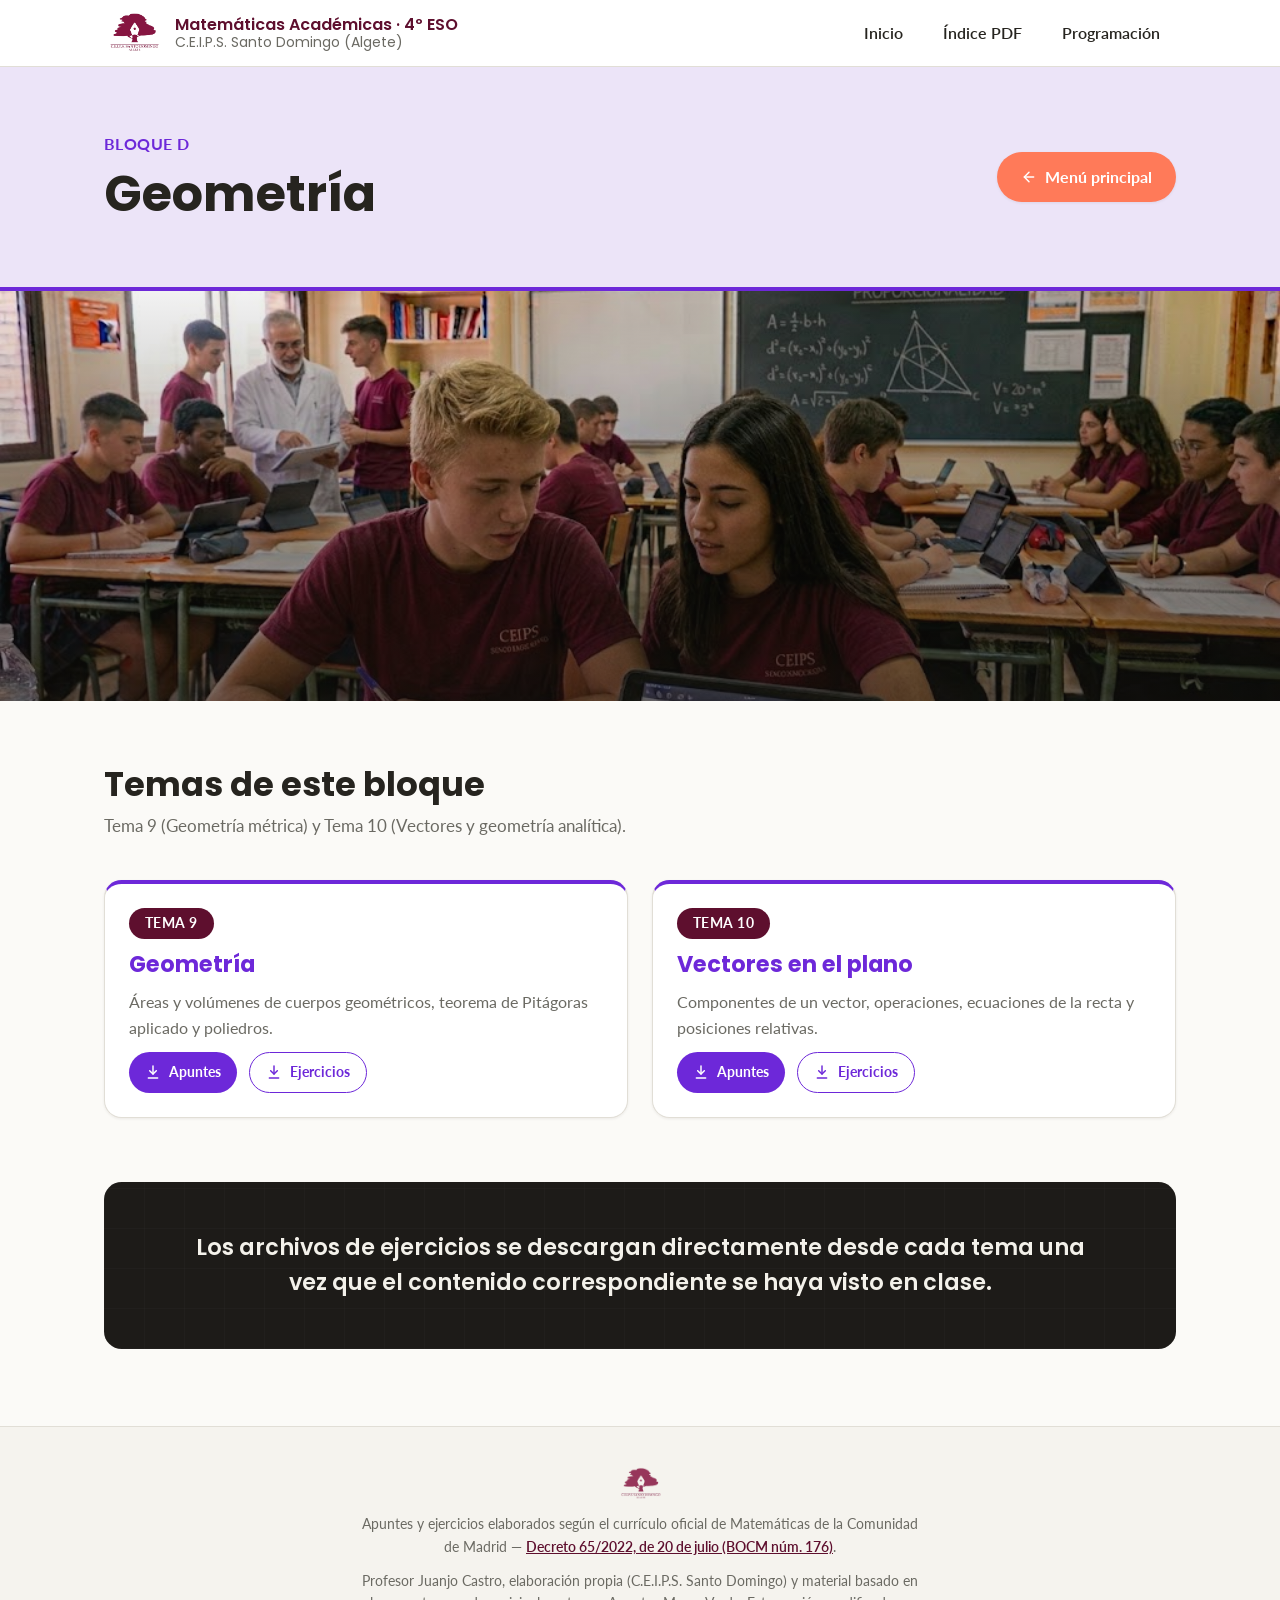
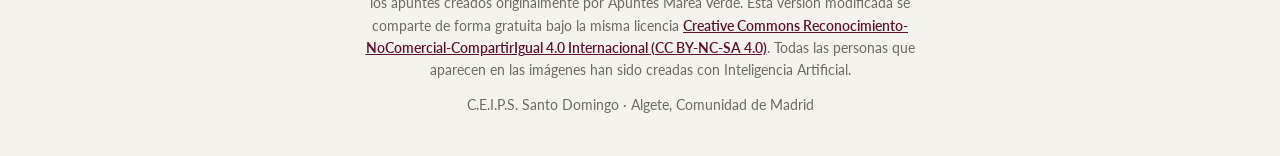
<file: bloque-d.html>
<!DOCTYPE html>
<html lang="es">
<head>
  <meta charset="UTF-8">
  <meta name="viewport" content="width=device-width, initial-scale=1.0">
  <title>Bloque D · Geometría — Matemáticas 4º ESO</title>
  <meta name="description" content="Apuntes y ejercicios del bloque Geometría: Tema 9 (Geometría métrica) y Tema 10 (Vectores y geometría analítica).">
  <link rel="preconnect" href="https://fonts.googleapis.com">
  <link rel="preconnect" href="https://fonts.gstatic.com" crossorigin>
  <link href="https://fonts.googleapis.com/css2?family=Poppins:wght@500;600;700;800&family=Lato:wght@400;700;900&display=swap" rel="stylesheet">
  <link rel="icon" type="image/png" href="assets/img/logo.png">
  <link rel="stylesheet" href="css/base.css">
  <link rel="stylesheet" href="css/style.css">
  
</head>
<body>
  <header class="site-header">
    <div class="wrap">
      <a class="brand" href="index.html">
        <img src="assets/img/logo.png" alt="Logotipo C.E.I.P.S. Santo Domingo, Algete">
        <span class="brand-text">Matemáticas Académicas · 4º ESO<small>C.E.I.P.S. Santo Domingo (Algete)</small></span>
      </a>
      <button class="nav-toggle" data-nav-toggle aria-label="Abrir menú de navegación" aria-expanded="false">
        <svg viewBox="0 0 24 24" fill="none" stroke="currentColor" stroke-width="2" stroke-linecap="round"><path d="M4 6h16M4 12h16M4 18h16"/></svg>
      </button>
      <nav class="main-nav" data-main-nav>
        <a class="" href="index.html">Inicio</a>
        <a class="" href="indice.html">Índice PDF</a>
        <a class="" href="programacion.html">Programación</a>
      </nav>
    </div>
  </header>

  <main>
    <section class="bloque-banner" style="--bloque-tint:var(--bloque-d-tint); --bloque-color:var(--bloque-d)">
      <div class="wrap">
        <div class="titles">
          <span class="kicker">Bloque D</span>
          <h1>Geometría</h1>
        </div>
        <a class="btn back-btn" href="index.html"><svg viewBox="0 0 24 24" fill="none" stroke="currentColor" stroke-width="2.2" stroke-linecap="round" stroke-linejoin="round"><path d="M19 12H5"/><path d="M12 19l-7-7 7-7"/></svg> Menú principal</a>
      </div>
    </section>

    <div class="bloque-photo">
      <img src="assets/img/bloque-d.jpg" alt="Alumnado de 4º ESO trabajando en clase de Matemáticas, bloque Geometría">
    </div>

    <section class="temas-section wrap">
      <h2 class="section-title">Temas de este bloque</h2>
      <p class="section-sub">Tema 9 (Geometría métrica) y Tema 10 (Vectores y geometría analítica).</p>
      <div class="temas-grid">
        <article class="tema-card" style="--bloque-color:var(--bloque-d)">
          <span class="tema-pill">TEMA 9</span>
          <h3>Geometría</h3>
          <p>Áreas y volúmenes de cuerpos geométricos, teorema de Pitágoras aplicado y poliedros.</p>
          <div class="btn-row"><a class="btn btn-sm" style="--btn-color:var(--bloque-d)" href="assets/pdf/T09_Apuntes_Geometria.pdf" target="_blank" rel="noopener"><svg viewBox="0 0 24 24" fill="none" stroke="currentColor" stroke-width="2.2" stroke-linecap="round" stroke-linejoin="round"><path d="M12 3v12"/><path d="M7 10l5 5 5-5"/><path d="M5 21h14"/></svg> Apuntes</a><a class="btn btn-sm btn-outline" style="--btn-color:var(--bloque-d)" href="assets/pdf/T09_Ejercicios_Geometria.pdf" target="_blank" rel="noopener"><svg viewBox="0 0 24 24" fill="none" stroke="currentColor" stroke-width="2.2" stroke-linecap="round" stroke-linejoin="round"><path d="M12 3v12"/><path d="M7 10l5 5 5-5"/><path d="M5 21h14"/></svg> Ejercicios</a></div>
        </article>
        <article class="tema-card" style="--bloque-color:var(--bloque-d)">
          <span class="tema-pill">TEMA 10</span>
          <h3>Vectores en el plano</h3>
          <p>Componentes de un vector, operaciones, ecuaciones de la recta y posiciones relativas.</p>
          <div class="btn-row"><a class="btn btn-sm" style="--btn-color:var(--bloque-d)" href="assets/pdf/T10_Apuntes_Vectores.pdf" target="_blank" rel="noopener"><svg viewBox="0 0 24 24" fill="none" stroke="currentColor" stroke-width="2.2" stroke-linecap="round" stroke-linejoin="round"><path d="M12 3v12"/><path d="M7 10l5 5 5-5"/><path d="M5 21h14"/></svg> Apuntes</a><a class="btn btn-sm btn-outline" style="--btn-color:var(--bloque-d)" href="assets/pdf/T10_Ejercicios_Vectores.pdf" target="_blank" rel="noopener"><svg viewBox="0 0 24 24" fill="none" stroke="currentColor" stroke-width="2.2" stroke-linecap="round" stroke-linejoin="round"><path d="M12 3v12"/><path d="M7 10l5 5 5-5"/><path d="M5 21h14"/></svg> Ejercicios</a></div>
        </article>
      </div>
    </section>

    <section class="wrap" style="padding-top:0">
      <div class="callout-dark">
        <p>Los archivos de ejercicios se descargan directamente desde cada tema una vez que el contenido correspondiente
        se haya visto en clase.</p>
      </div>
    </section>
  </main>
  <footer class="site-footer">
    <div class="wrap">
      <img src="assets/img/logo.png" alt="" style="height:34px;opacity:.85" aria-hidden="true">
      <p>Apuntes y ejercicios elaborados según el currículo oficial de Matemáticas de la Comunidad de Madrid —
      <a href="https://www.bocm.es/eli/es-md/d/2022/07/20/65/con" target="_blank" rel="noopener">Decreto 65/2022, de 20 de julio (BOCM núm. 176)</a>.</p>
      <p>Profesor Juanjo Castro, elaboración propia (C.E.I.P.S. Santo Domingo) y material basado en los apuntes creados
      originalmente por Apuntes Marea Verde. Esta versión modificada se comparte de forma gratuita bajo la misma licencia
      <a href="https://creativecommons.org/licenses/by-nc-sa/4.0/deed.es" target="_blank" rel="noopener">Creative Commons Reconocimiento-NoComercial-CompartirIgual 4.0 Internacional (CC BY-NC-SA 4.0)</a>.
      Todas las personas que aparecen en las imágenes han sido creadas con Inteligencia Artificial.</p>
      <p>C.E.I.P.S. Santo Domingo · Algete, Comunidad de Madrid</p>
    </div>
  </footer>
  <script src="js/app.js"></script>
</body>
</html>
</file>
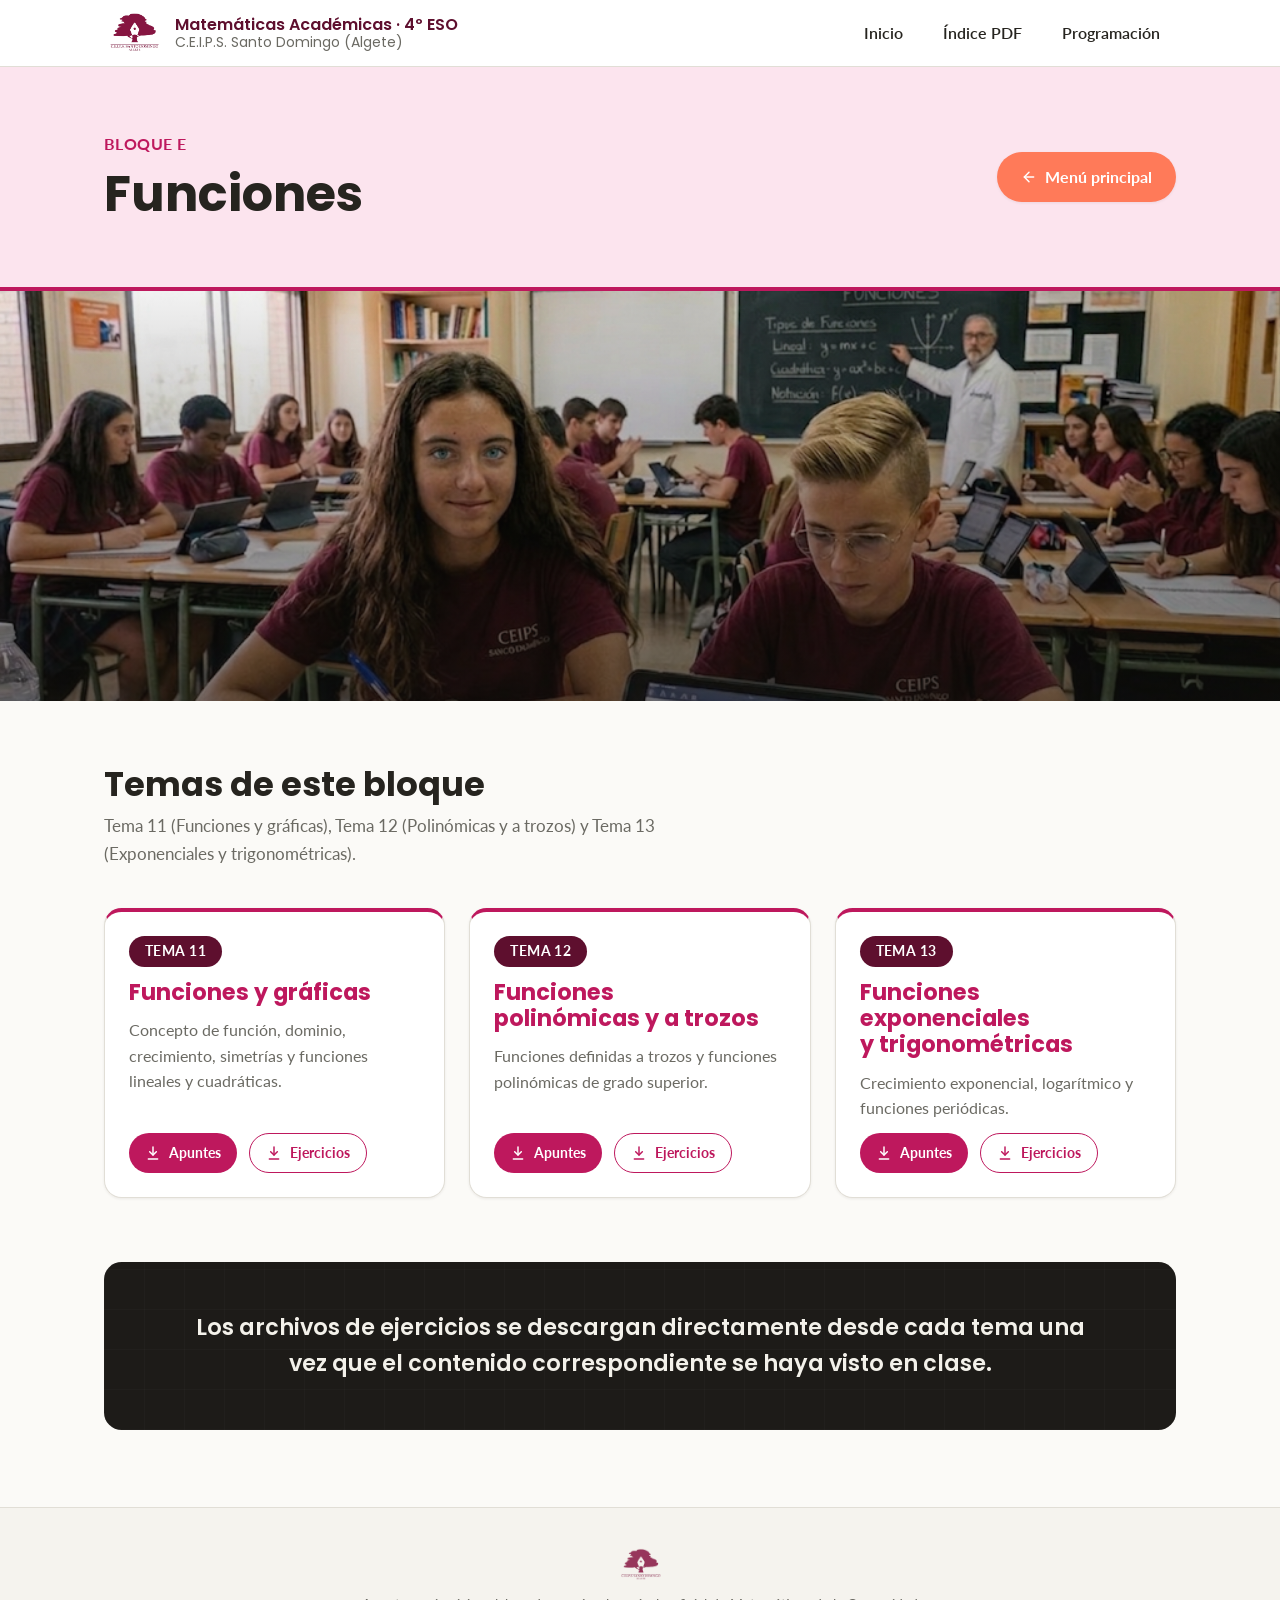
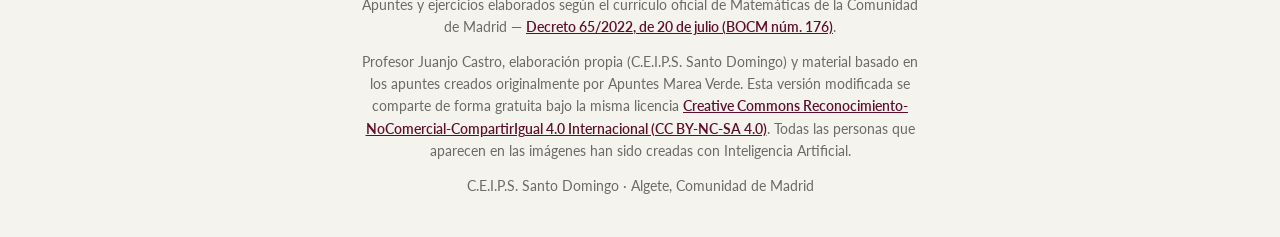
<file: bloque-e.html>
<!DOCTYPE html>
<html lang="es">
<head>
  <meta charset="UTF-8">
  <meta name="viewport" content="width=device-width, initial-scale=1.0">
  <title>Bloque E · Funciones — Matemáticas 4º ESO</title>
  <meta name="description" content="Apuntes y ejercicios del bloque Funciones: Tema 11 (Funciones y gráficas), Tema 12 (Polinómicas y a trozos) y Tema 13 (Exponenciales y trigonométricas).">
  <link rel="preconnect" href="https://fonts.googleapis.com">
  <link rel="preconnect" href="https://fonts.gstatic.com" crossorigin>
  <link href="https://fonts.googleapis.com/css2?family=Poppins:wght@500;600;700;800&family=Lato:wght@400;700;900&display=swap" rel="stylesheet">
  <link rel="icon" type="image/png" href="assets/img/logo.png">
  <link rel="stylesheet" href="css/base.css">
  <link rel="stylesheet" href="css/style.css">
  
</head>
<body>
  <header class="site-header">
    <div class="wrap">
      <a class="brand" href="index.html">
        <img src="assets/img/logo.png" alt="Logotipo C.E.I.P.S. Santo Domingo, Algete">
        <span class="brand-text">Matemáticas Académicas · 4º ESO<small>C.E.I.P.S. Santo Domingo (Algete)</small></span>
      </a>
      <button class="nav-toggle" data-nav-toggle aria-label="Abrir menú de navegación" aria-expanded="false">
        <svg viewBox="0 0 24 24" fill="none" stroke="currentColor" stroke-width="2" stroke-linecap="round"><path d="M4 6h16M4 12h16M4 18h16"/></svg>
      </button>
      <nav class="main-nav" data-main-nav>
        <a class="" href="index.html">Inicio</a>
        <a class="" href="indice.html">Índice PDF</a>
        <a class="" href="programacion.html">Programación</a>
      </nav>
    </div>
  </header>

  <main>
    <section class="bloque-banner" style="--bloque-tint:var(--bloque-e-tint); --bloque-color:var(--bloque-e)">
      <div class="wrap">
        <div class="titles">
          <span class="kicker">Bloque E</span>
          <h1>Funciones</h1>
        </div>
        <a class="btn back-btn" href="index.html"><svg viewBox="0 0 24 24" fill="none" stroke="currentColor" stroke-width="2.2" stroke-linecap="round" stroke-linejoin="round"><path d="M19 12H5"/><path d="M12 19l-7-7 7-7"/></svg> Menú principal</a>
      </div>
    </section>

    <div class="bloque-photo">
      <img src="assets/img/bloque-e.jpg" alt="Alumnado de 4º ESO trabajando en clase de Matemáticas, bloque Funciones">
    </div>

    <section class="temas-section wrap">
      <h2 class="section-title">Temas de este bloque</h2>
      <p class="section-sub">Tema 11 (Funciones y gráficas), Tema 12 (Polinómicas y a trozos) y Tema 13 (Exponenciales y trigonométricas).</p>
      <div class="temas-grid">
        <article class="tema-card" style="--bloque-color:var(--bloque-e)">
          <span class="tema-pill">TEMA 11</span>
          <h3>Funciones y gráficas</h3>
          <p>Concepto de función, dominio, crecimiento, simetrías y funciones lineales y cuadráticas.</p>
          <div class="btn-row"><a class="btn btn-sm" style="--btn-color:var(--bloque-e)" href="assets/pdf/T11_Apuntes_Funciones.pdf" target="_blank" rel="noopener"><svg viewBox="0 0 24 24" fill="none" stroke="currentColor" stroke-width="2.2" stroke-linecap="round" stroke-linejoin="round"><path d="M12 3v12"/><path d="M7 10l5 5 5-5"/><path d="M5 21h14"/></svg> Apuntes</a><a class="btn btn-sm btn-outline" style="--btn-color:var(--bloque-e)" href="assets/pdf/T11_Ejercicios_Funciones.pdf" target="_blank" rel="noopener"><svg viewBox="0 0 24 24" fill="none" stroke="currentColor" stroke-width="2.2" stroke-linecap="round" stroke-linejoin="round"><path d="M12 3v12"/><path d="M7 10l5 5 5-5"/><path d="M5 21h14"/></svg> Ejercicios</a></div>
        </article>
        <article class="tema-card" style="--bloque-color:var(--bloque-e)">
          <span class="tema-pill">TEMA 12</span>
          <h3>Funciones polinómicas y a trozos</h3>
          <p>Funciones definidas a trozos y funciones polinómicas de grado superior.</p>
          <div class="btn-row"><a class="btn btn-sm" style="--btn-color:var(--bloque-e)" href="assets/pdf/T12_Apuntes_Funciones2.pdf" target="_blank" rel="noopener"><svg viewBox="0 0 24 24" fill="none" stroke="currentColor" stroke-width="2.2" stroke-linecap="round" stroke-linejoin="round"><path d="M12 3v12"/><path d="M7 10l5 5 5-5"/><path d="M5 21h14"/></svg> Apuntes</a><a class="btn btn-sm btn-outline" style="--btn-color:var(--bloque-e)" href="assets/pdf/T12_Ejercicios_Funciones2.pdf" target="_blank" rel="noopener"><svg viewBox="0 0 24 24" fill="none" stroke="currentColor" stroke-width="2.2" stroke-linecap="round" stroke-linejoin="round"><path d="M12 3v12"/><path d="M7 10l5 5 5-5"/><path d="M5 21h14"/></svg> Ejercicios</a></div>
        </article>
        <article class="tema-card" style="--bloque-color:var(--bloque-e)">
          <span class="tema-pill">TEMA 13</span>
          <h3>Funciones exponenciales y trigonométricas</h3>
          <p>Crecimiento exponencial, logarítmico y funciones periódicas.</p>
          <div class="btn-row"><a class="btn btn-sm" style="--btn-color:var(--bloque-e)" href="assets/pdf/T13_Apuntes_Funciones3.pdf" target="_blank" rel="noopener"><svg viewBox="0 0 24 24" fill="none" stroke="currentColor" stroke-width="2.2" stroke-linecap="round" stroke-linejoin="round"><path d="M12 3v12"/><path d="M7 10l5 5 5-5"/><path d="M5 21h14"/></svg> Apuntes</a><a class="btn btn-sm btn-outline" style="--btn-color:var(--bloque-e)" href="assets/pdf/T13_Ejercicios_Funciones3.pdf" target="_blank" rel="noopener"><svg viewBox="0 0 24 24" fill="none" stroke="currentColor" stroke-width="2.2" stroke-linecap="round" stroke-linejoin="round"><path d="M12 3v12"/><path d="M7 10l5 5 5-5"/><path d="M5 21h14"/></svg> Ejercicios</a></div>
        </article>
      </div>
    </section>

    <section class="wrap" style="padding-top:0">
      <div class="callout-dark">
        <p>Los archivos de ejercicios se descargan directamente desde cada tema una vez que el contenido correspondiente
        se haya visto en clase.</p>
      </div>
    </section>
  </main>
  <footer class="site-footer">
    <div class="wrap">
      <img src="assets/img/logo.png" alt="" style="height:34px;opacity:.85" aria-hidden="true">
      <p>Apuntes y ejercicios elaborados según el currículo oficial de Matemáticas de la Comunidad de Madrid —
      <a href="https://www.bocm.es/eli/es-md/d/2022/07/20/65/con" target="_blank" rel="noopener">Decreto 65/2022, de 20 de julio (BOCM núm. 176)</a>.</p>
      <p>Profesor Juanjo Castro, elaboración propia (C.E.I.P.S. Santo Domingo) y material basado en los apuntes creados
      originalmente por Apuntes Marea Verde. Esta versión modificada se comparte de forma gratuita bajo la misma licencia
      <a href="https://creativecommons.org/licenses/by-nc-sa/4.0/deed.es" target="_blank" rel="noopener">Creative Commons Reconocimiento-NoComercial-CompartirIgual 4.0 Internacional (CC BY-NC-SA 4.0)</a>.
      Todas las personas que aparecen en las imágenes han sido creadas con Inteligencia Artificial.</p>
      <p>C.E.I.P.S. Santo Domingo · Algete, Comunidad de Madrid</p>
    </div>
  </footer>
  <script src="js/app.js"></script>
</body>
</html>
</file>
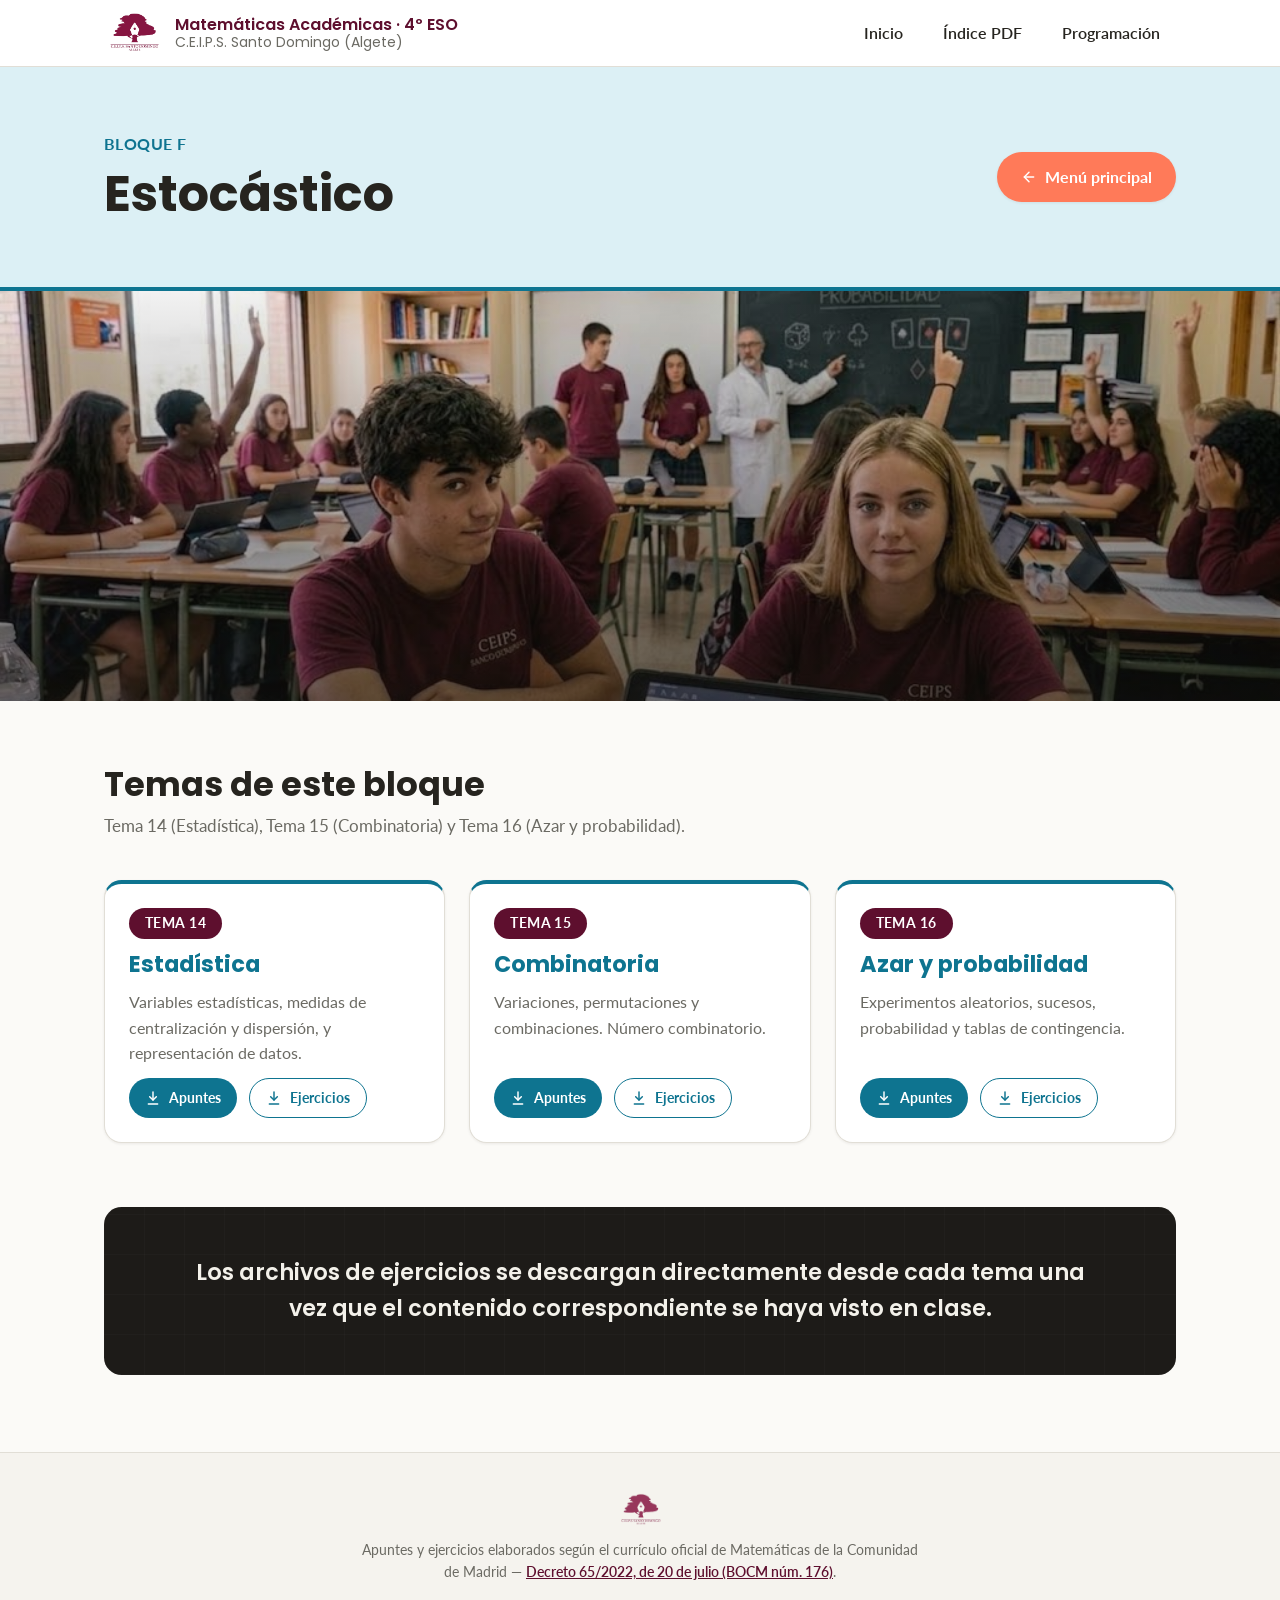
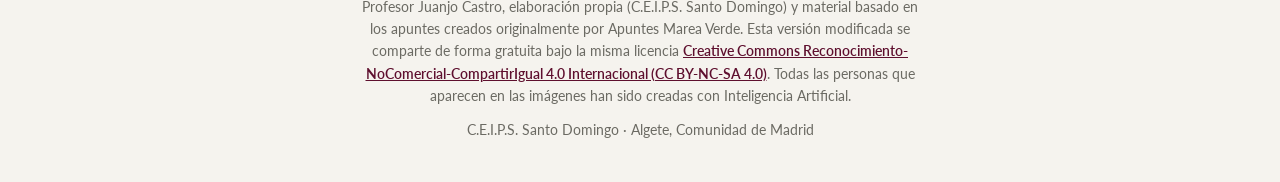
<file: bloque-f.html>
<!DOCTYPE html>
<html lang="es">
<head>
  <meta charset="UTF-8">
  <meta name="viewport" content="width=device-width, initial-scale=1.0">
  <title>Bloque F · Estocástico — Matemáticas 4º ESO</title>
  <meta name="description" content="Apuntes y ejercicios del bloque Estocástico: Tema 14 (Estadística), Tema 15 (Combinatoria) y Tema 16 (Azar y probabilidad).">
  <link rel="preconnect" href="https://fonts.googleapis.com">
  <link rel="preconnect" href="https://fonts.gstatic.com" crossorigin>
  <link href="https://fonts.googleapis.com/css2?family=Poppins:wght@500;600;700;800&family=Lato:wght@400;700;900&display=swap" rel="stylesheet">
  <link rel="icon" type="image/png" href="assets/img/logo.png">
  <link rel="stylesheet" href="css/base.css">
  <link rel="stylesheet" href="css/style.css">
  
</head>
<body>
  <header class="site-header">
    <div class="wrap">
      <a class="brand" href="index.html">
        <img src="assets/img/logo.png" alt="Logotipo C.E.I.P.S. Santo Domingo, Algete">
        <span class="brand-text">Matemáticas Académicas · 4º ESO<small>C.E.I.P.S. Santo Domingo (Algete)</small></span>
      </a>
      <button class="nav-toggle" data-nav-toggle aria-label="Abrir menú de navegación" aria-expanded="false">
        <svg viewBox="0 0 24 24" fill="none" stroke="currentColor" stroke-width="2" stroke-linecap="round"><path d="M4 6h16M4 12h16M4 18h16"/></svg>
      </button>
      <nav class="main-nav" data-main-nav>
        <a class="" href="index.html">Inicio</a>
        <a class="" href="indice.html">Índice PDF</a>
        <a class="" href="programacion.html">Programación</a>
      </nav>
    </div>
  </header>

  <main>
    <section class="bloque-banner" style="--bloque-tint:var(--bloque-f-tint); --bloque-color:var(--bloque-f)">
      <div class="wrap">
        <div class="titles">
          <span class="kicker">Bloque F</span>
          <h1>Estocástico</h1>
        </div>
        <a class="btn back-btn" href="index.html"><svg viewBox="0 0 24 24" fill="none" stroke="currentColor" stroke-width="2.2" stroke-linecap="round" stroke-linejoin="round"><path d="M19 12H5"/><path d="M12 19l-7-7 7-7"/></svg> Menú principal</a>
      </div>
    </section>

    <div class="bloque-photo">
      <img src="assets/img/bloque-f.jpg" alt="Alumnado de 4º ESO trabajando en clase de Matemáticas, bloque Estocástico">
    </div>

    <section class="temas-section wrap">
      <h2 class="section-title">Temas de este bloque</h2>
      <p class="section-sub">Tema 14 (Estadística), Tema 15 (Combinatoria) y Tema 16 (Azar y probabilidad).</p>
      <div class="temas-grid">
        <article class="tema-card" style="--bloque-color:var(--bloque-f)">
          <span class="tema-pill">TEMA 14</span>
          <h3>Estadística</h3>
          <p>Variables estadísticas, medidas de centralización y dispersión, y representación de datos.</p>
          <div class="btn-row"><a class="btn btn-sm" style="--btn-color:var(--bloque-f)" href="assets/pdf/T14_Apuntes_Estadistica.pdf" target="_blank" rel="noopener"><svg viewBox="0 0 24 24" fill="none" stroke="currentColor" stroke-width="2.2" stroke-linecap="round" stroke-linejoin="round"><path d="M12 3v12"/><path d="M7 10l5 5 5-5"/><path d="M5 21h14"/></svg> Apuntes</a><a class="btn btn-sm btn-outline" style="--btn-color:var(--bloque-f)" href="assets/pdf/T14_Ejercicios_Estadistica.pdf" target="_blank" rel="noopener"><svg viewBox="0 0 24 24" fill="none" stroke="currentColor" stroke-width="2.2" stroke-linecap="round" stroke-linejoin="round"><path d="M12 3v12"/><path d="M7 10l5 5 5-5"/><path d="M5 21h14"/></svg> Ejercicios</a></div>
        </article>
        <article class="tema-card" style="--bloque-color:var(--bloque-f)">
          <span class="tema-pill">TEMA 15</span>
          <h3>Combinatoria</h3>
          <p>Variaciones, permutaciones y combinaciones. Número combinatorio.</p>
          <div class="btn-row"><a class="btn btn-sm" style="--btn-color:var(--bloque-f)" href="assets/pdf/T15_Apuntes_Combinatoria.pdf" target="_blank" rel="noopener"><svg viewBox="0 0 24 24" fill="none" stroke="currentColor" stroke-width="2.2" stroke-linecap="round" stroke-linejoin="round"><path d="M12 3v12"/><path d="M7 10l5 5 5-5"/><path d="M5 21h14"/></svg> Apuntes</a><a class="btn btn-sm btn-outline" style="--btn-color:var(--bloque-f)" href="assets/pdf/T15_Ejercicios_Combinatoria.pdf" target="_blank" rel="noopener"><svg viewBox="0 0 24 24" fill="none" stroke="currentColor" stroke-width="2.2" stroke-linecap="round" stroke-linejoin="round"><path d="M12 3v12"/><path d="M7 10l5 5 5-5"/><path d="M5 21h14"/></svg> Ejercicios</a></div>
        </article>
        <article class="tema-card" style="--bloque-color:var(--bloque-f)">
          <span class="tema-pill">TEMA 16</span>
          <h3>Azar y probabilidad</h3>
          <p>Experimentos aleatorios, sucesos, probabilidad y tablas de contingencia.</p>
          <div class="btn-row"><a class="btn btn-sm" style="--btn-color:var(--bloque-f)" href="assets/pdf/T16_Apuntes_Probabilidad.pdf" target="_blank" rel="noopener"><svg viewBox="0 0 24 24" fill="none" stroke="currentColor" stroke-width="2.2" stroke-linecap="round" stroke-linejoin="round"><path d="M12 3v12"/><path d="M7 10l5 5 5-5"/><path d="M5 21h14"/></svg> Apuntes</a><a class="btn btn-sm btn-outline" style="--btn-color:var(--bloque-f)" href="assets/pdf/T16_Ejercicios_Probabilidad.pdf" target="_blank" rel="noopener"><svg viewBox="0 0 24 24" fill="none" stroke="currentColor" stroke-width="2.2" stroke-linecap="round" stroke-linejoin="round"><path d="M12 3v12"/><path d="M7 10l5 5 5-5"/><path d="M5 21h14"/></svg> Ejercicios</a></div>
        </article>
      </div>
    </section>

    <section class="wrap" style="padding-top:0">
      <div class="callout-dark">
        <p>Los archivos de ejercicios se descargan directamente desde cada tema una vez que el contenido correspondiente
        se haya visto en clase.</p>
      </div>
    </section>
  </main>
  <footer class="site-footer">
    <div class="wrap">
      <img src="assets/img/logo.png" alt="" style="height:34px;opacity:.85" aria-hidden="true">
      <p>Apuntes y ejercicios elaborados según el currículo oficial de Matemáticas de la Comunidad de Madrid —
      <a href="https://www.bocm.es/eli/es-md/d/2022/07/20/65/con" target="_blank" rel="noopener">Decreto 65/2022, de 20 de julio (BOCM núm. 176)</a>.</p>
      <p>Profesor Juanjo Castro, elaboración propia (C.E.I.P.S. Santo Domingo) y material basado en los apuntes creados
      originalmente por Apuntes Marea Verde. Esta versión modificada se comparte de forma gratuita bajo la misma licencia
      <a href="https://creativecommons.org/licenses/by-nc-sa/4.0/deed.es" target="_blank" rel="noopener">Creative Commons Reconocimiento-NoComercial-CompartirIgual 4.0 Internacional (CC BY-NC-SA 4.0)</a>.
      Todas las personas que aparecen en las imágenes han sido creadas con Inteligencia Artificial.</p>
      <p>C.E.I.P.S. Santo Domingo · Algete, Comunidad de Madrid</p>
    </div>
  </footer>
  <script src="js/app.js"></script>
</body>
</html>
</file>
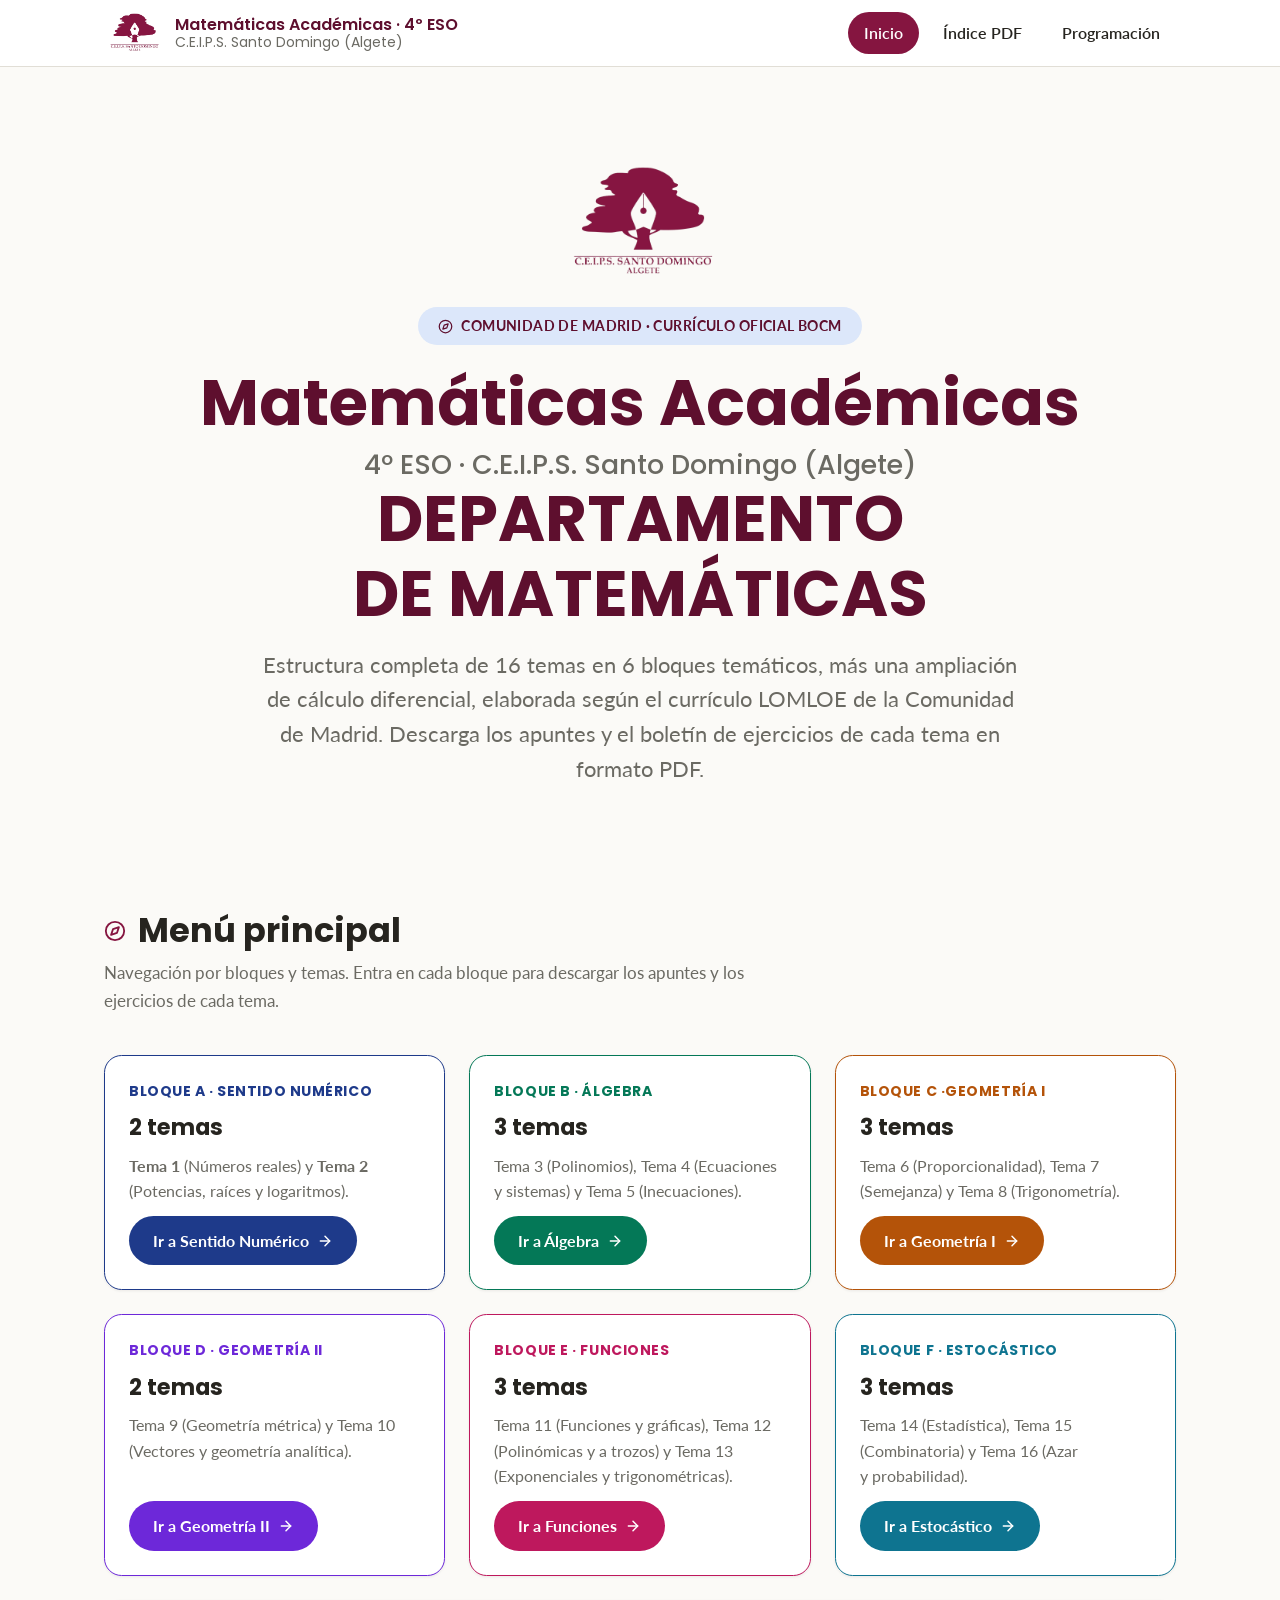
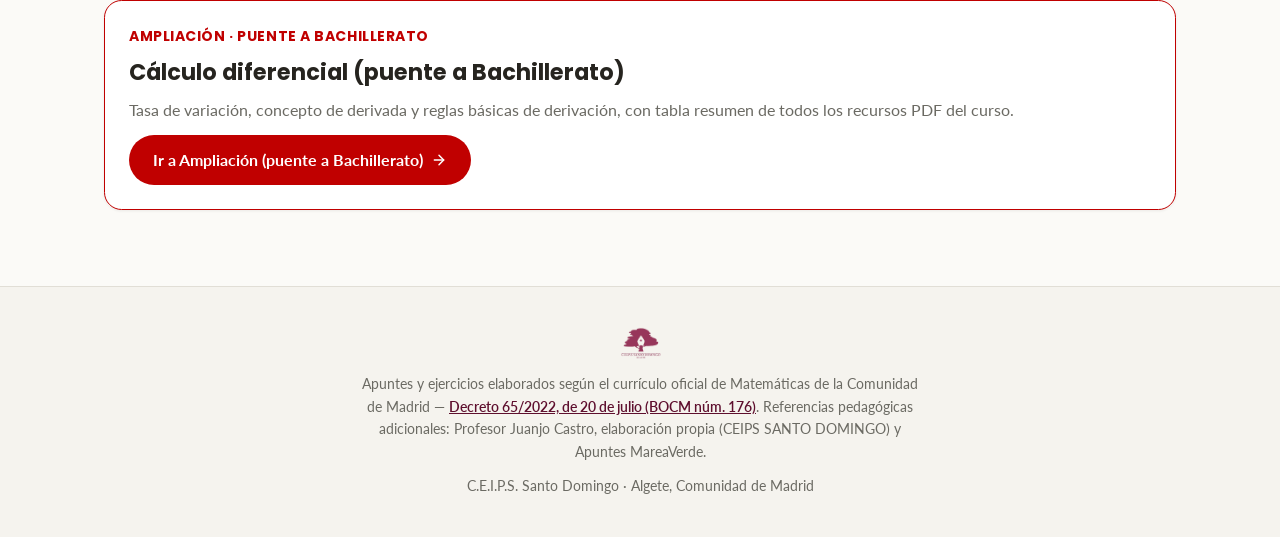
<file: index1.html>
<!DOCTYPE html>
<html lang="es">
<head>
  <meta charset="UTF-8">
  <meta name="viewport" content="width=device-width, initial-scale=1.0">
  <title>Matemáticas Académicas 4º ESO — C.E.I.P.S. Santo Domingo (Algete)</title>
  <meta name="description" content="Apuntes y ejercicios completos de Matemáticas Académicas de 4º ESO, adaptados al currículo oficial de la Comunidad de Madrid (BOCM).">
  <link rel="preconnect" href="https://fonts.googleapis.com">
  <link rel="preconnect" href="https://fonts.gstatic.com" crossorigin>
  <link href="https://fonts.googleapis.com/css2?family=Poppins:wght@500;600;700;800&family=Lato:wght@400;700;900&display=swap" rel="stylesheet">
  <link rel="icon" type="image/png" href="assets/img/logo.png">
  <link rel="stylesheet" href="css/base.css">
  <link rel="stylesheet" href="css/style.css">
  
</head>
<body>
  <header class="site-header">
    <div class="wrap">
      <a class="brand" href="index.html">
        <img src="assets/img/logo.png" alt="Logotipo C.E.I.P.S. Santo Domingo, Algete">
        <span class="brand-text">Matemáticas Académicas · 4º ESO<small>C.E.I.P.S. Santo Domingo (Algete)</small></span>
      </a>
      <button class="nav-toggle" data-nav-toggle aria-label="Abrir menú de navegación" aria-expanded="false">
        <svg viewBox="0 0 24 24" fill="none" stroke="currentColor" stroke-width="2" stroke-linecap="round"><path d="M4 6h16M4 12h16M4 18h16"/></svg>
      </button>
      <nav class="main-nav" data-main-nav>
        <a class="active" href="index.html">Inicio</a>
        <a class="" href="indice.html">Índice PDF</a>
        <a class="" href="programacion.html">Programación</a>
      </nav>
    </div>
  </header>

  <main>
    <section class="hero wrap">
      <img class="hero-logo" src="assets/img/logo.png" alt="Logotipo C.E.I.P.S. Santo Domingo, Algete">
      <span class="badge-pill"><svg viewBox="0 0 24 24" fill="none" stroke="currentColor" stroke-width="2" stroke-linecap="round" stroke-linejoin="round"><circle cx="12" cy="12" r="10"/><polygon points="16.24 7.76 14.12 14.12 7.76 16.24 9.88 9.88 16.24 7.76"/></svg> Comunidad de Madrid · Currículo oficial BOCM</span>
      <h1>Matemáticas Académicas<span>4º ESO · C.E.I.P.S. Santo Domingo (Algete)</span>DEPARTAMENTO DE MATEMÁTICAS</span></h1>
      <p class="lead">Estructura completa de 16 temas en 6 bloques temáticos, más una ampliación de cálculo diferencial,
      elaborada según el currículo LOMLOE de la Comunidad de Madrid. Descarga los apuntes y el boletín de ejercicios
      de cada tema en formato PDF.</p>
    </section>

    <section class="wrap" id="menu">
      <h2 class="section-title"><svg viewBox="0 0 24 24" fill="none" stroke="currentColor" stroke-width="2" stroke-linecap="round" stroke-linejoin="round"><circle cx="12" cy="12" r="10"/><polygon points="16.24 7.76 14.12 14.12 7.76 16.24 9.88 9.88 16.24 7.76"/></svg> Menú principal</h2>
      <p class="section-sub">Navegación por bloques y temas. Entra en cada bloque para descargar los apuntes y los ejercicios de cada tema.</p>
      <div class="menu-grid">
        <article class="bloque-card" style="--card-color:var(--bloque-a)">
          <span class="kicker">Bloque A · Sentido Numérico</span>
          <h3>2 temas</h3>
         <p><strong>Tema 1</strong> (Números reales) y <strong>Tema 2</strong> (Potencias, raíces y logaritmos).</p>
          <a class="btn" style="--btn-color:var(--bloque-a)" href="bloque-a.html">Ir a Sentido Numérico <svg viewBox="0 0 24 24" fill="none" stroke="currentColor" stroke-width="2.2" stroke-linecap="round" stroke-linejoin="round"><path d="M5 12h14"/><path d="M12 5l7 7-7 7"/></svg></a>
        </article>
        <article class="bloque-card" style="--card-color:var(--bloque-b)">
          <span class="kicker">Bloque B · Álgebra</span>
          <h3>3 temas</h3>
          <p>Tema 3 (Polinomios), Tema 4 (Ecuaciones y sistemas) y Tema 5 (Inecuaciones).</p>
          <a class="btn" style="--btn-color:var(--bloque-b)" href="bloque-b.html">Ir a Álgebra <svg viewBox="0 0 24 24" fill="none" stroke="currentColor" stroke-width="2.2" stroke-linecap="round" stroke-linejoin="round"><path d="M5 12h14"/><path d="M12 5l7 7-7 7"/></svg></a>
        </article>
        <article class="bloque-card" style="--card-color:var(--bloque-c)">
          <span class="kicker">Bloque C ·GEOMETRÍA I</span>
          <h3>3 temas</h3>
          <p>Tema 6 (Proporcionalidad), Tema 7 (Semejanza) y Tema 8 (Trigonometría).</p>
          <a class="btn" style="--btn-color:var(--bloque-c)" href="bloque-c.html">Ir a Geometría I <svg viewBox="0 0 24 24" fill="none" stroke="currentColor" stroke-width="2.2" stroke-linecap="round" stroke-linejoin="round"><path d="M5 12h14"/><path d="M12 5l7 7-7 7"/></svg></a>
        </article>
        <article class="bloque-card" style="--card-color:var(--bloque-d)">
          <span class="kicker">Bloque D · Geometría II</span>
          <h3>2 temas</h3>
          <p>Tema 9 (Geometría métrica) y Tema 10 (Vectores y geometría analítica).</p>
          <a class="btn" style="--btn-color:var(--bloque-d)" href="bloque-d.html">Ir a Geometría II <svg viewBox="0 0 24 24" fill="none" stroke="currentColor" stroke-width="2.2" stroke-linecap="round" stroke-linejoin="round"><path d="M5 12h14"/><path d="M12 5l7 7-7 7"/></svg></a>
        </article>
        <article class="bloque-card" style="--card-color:var(--bloque-e)">
          <span class="kicker">Bloque E · Funciones</span>
          <h3>3 temas</h3>
          <p>Tema 11 (Funciones y gráficas), Tema 12 (Polinómicas y a trozos) y Tema 13 (Exponenciales y trigonométricas).</p>
          <a class="btn" style="--btn-color:var(--bloque-e)" href="bloque-e.html">Ir a Funciones <svg viewBox="0 0 24 24" fill="none" stroke="currentColor" stroke-width="2.2" stroke-linecap="round" stroke-linejoin="round"><path d="M5 12h14"/><path d="M12 5l7 7-7 7"/></svg></a>
        </article>
        <article class="bloque-card" style="--card-color:var(--bloque-f)">
          <span class="kicker">Bloque F · Estocástico</span>
          <h3>3 temas</h3>
          <p>Tema 14 (Estadística), Tema 15 (Combinatoria) y Tema 16 (Azar y probabilidad).</p>
          <a class="btn" style="--btn-color:var(--bloque-f)" href="bloque-f.html">Ir a Estocástico <svg viewBox="0 0 24 24" fill="none" stroke="currentColor" stroke-width="2.2" stroke-linecap="round" stroke-linejoin="round"><path d="M5 12h14"/><path d="M12 5l7 7-7 7"/></svg></a>
        </article>
        <article class="bloque-card card-full" style="--card-color:var(--bloque-amp)">
          <span class="kicker">Ampliación · Puente a Bachillerato</span>
          <h3>Cálculo diferencial (puente a Bachillerato)</h3>
          <p>Tasa de variación, concepto de derivada y reglas básicas de derivación, con tabla resumen de todos los recursos PDF del curso.</p>
          <a class="btn" style="--btn-color:var(--bloque-amp)" href="ampliacion.html">Ir a Ampliación (puente a Bachillerato) <svg viewBox="0 0 24 24" fill="none" stroke="currentColor" stroke-width="2.2" stroke-linecap="round" stroke-linejoin="round"><path d="M5 12h14"/><path d="M12 5l7 7-7 7"/></svg></a>
        </article>
      </div>
    </section>
  </main>
  <footer class="site-footer">
    <div class="wrap">
      <img src="assets/img/logo.png" alt="" style="height:34px;opacity:.85" aria-hidden="true">
      <p>Apuntes y ejercicios elaborados según el currículo oficial de Matemáticas de la Comunidad de Madrid —
      <a href="https://www.bocm.es/eli/es-md/d/2022/07/20/65/con" target="_blank" rel="noopener">Decreto 65/2022, de 20 de julio (BOCM núm. 176)</a>.
      Referencias pedagógicas adicionales: Profesor Juanjo Castro, elaboración propia (CEIPS SANTO DOMINGO) y Apuntes MareaVerde.</p>
      <p>C.E.I.P.S. Santo Domingo · Algete, Comunidad de Madrid</p>
    </div>
  </footer>
  <script src="js/app.js"></script>
</body>
</html>
</file>
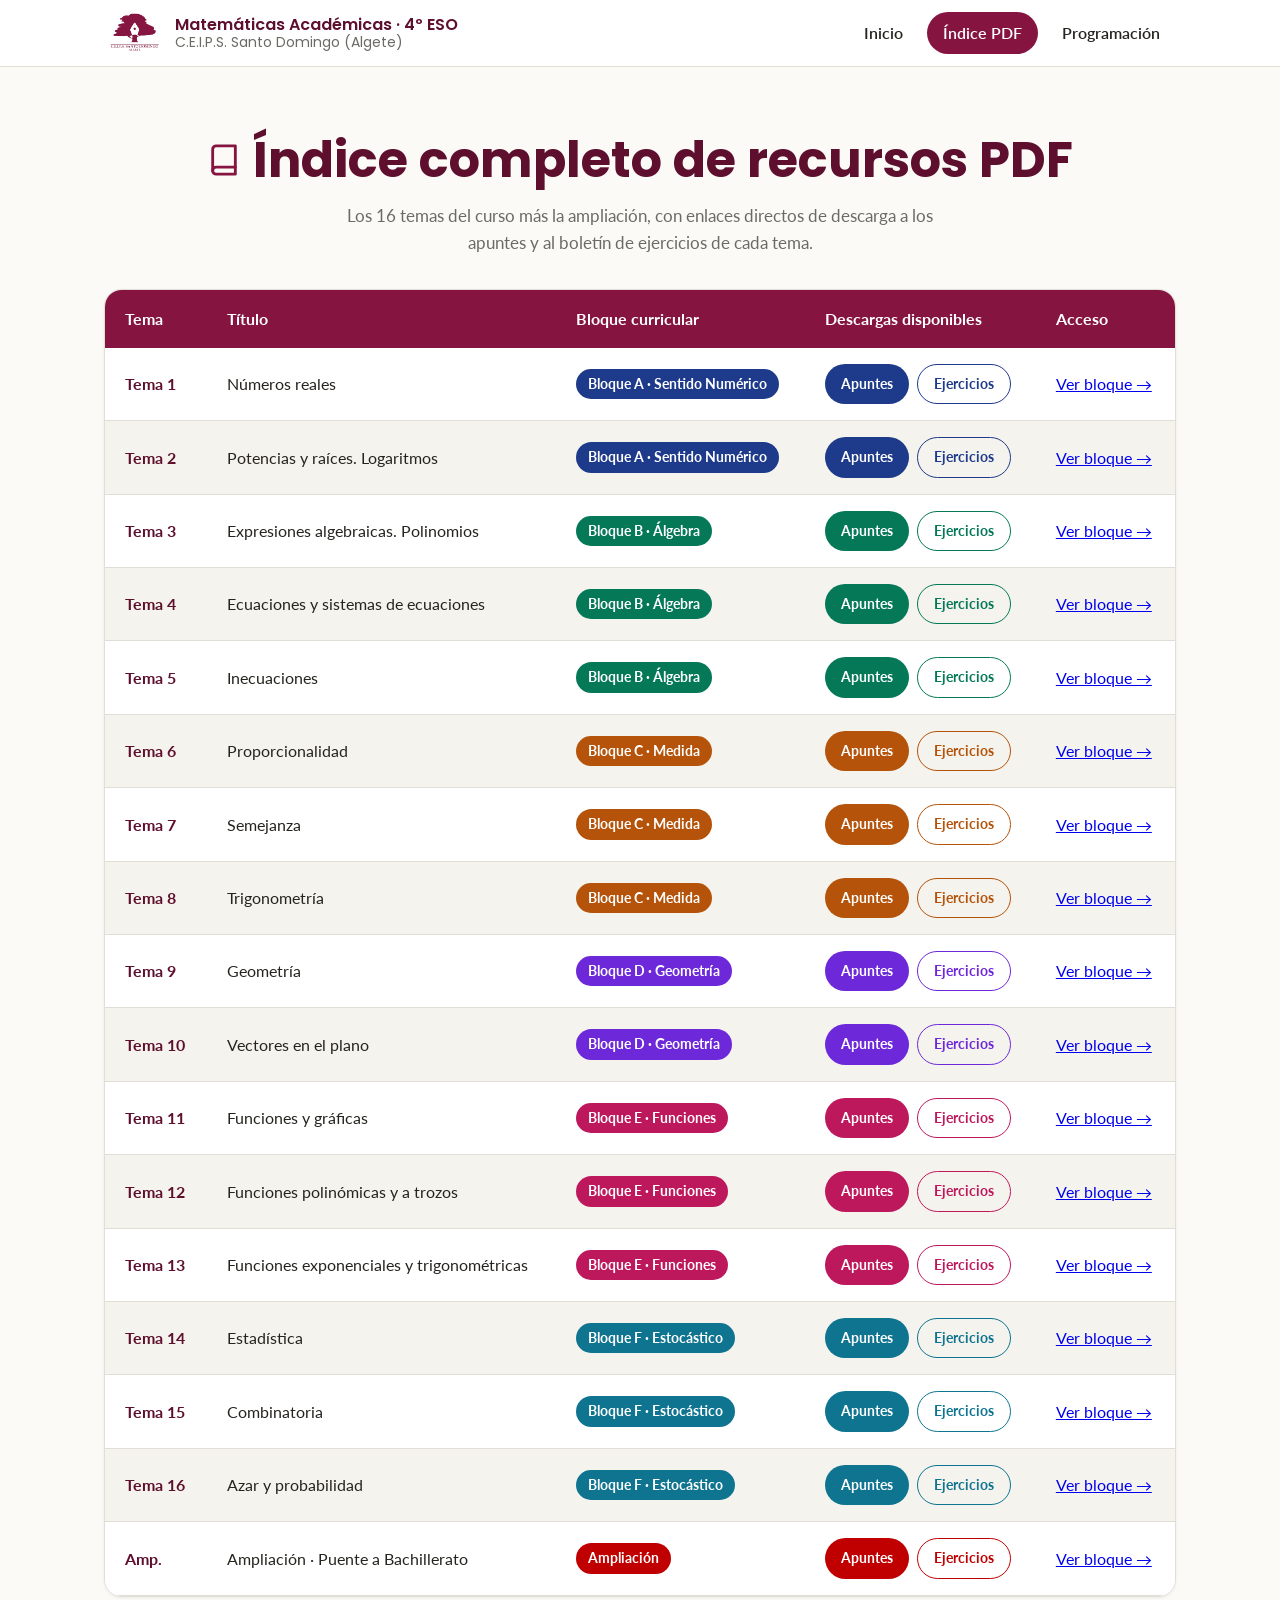
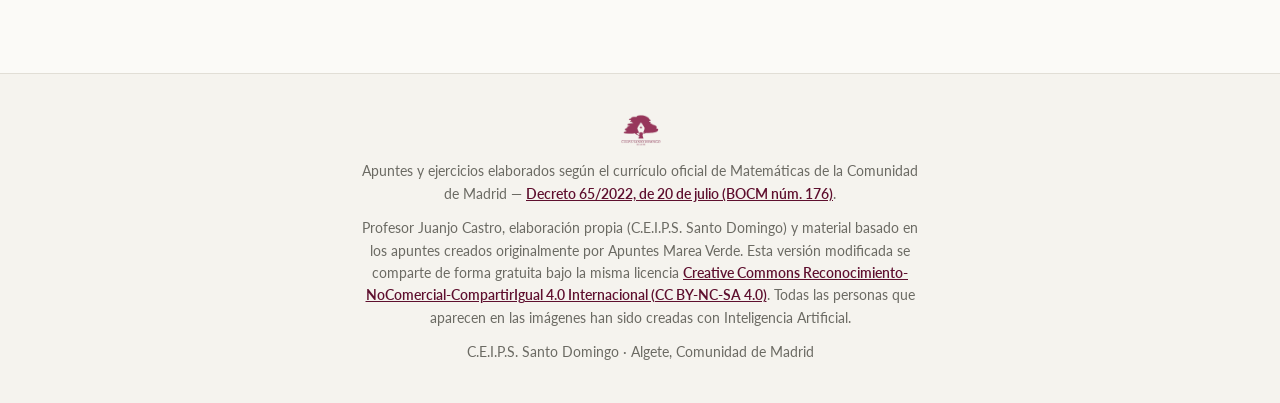
<file: indice.html>
<!DOCTYPE html>
<html lang="es">
<head>
  <meta charset="UTF-8">
  <meta name="viewport" content="width=device-width, initial-scale=1.0">
  <title>Índice completo de recursos PDF — Matemáticas 4º ESO</title>
  <meta name="description" content="Índice completo de los 16 temas + ampliación con enlaces directos de descarga a los apuntes y ejercicios en PDF.">
  <link rel="preconnect" href="https://fonts.googleapis.com">
  <link rel="preconnect" href="https://fonts.gstatic.com" crossorigin>
  <link href="https://fonts.googleapis.com/css2?family=Poppins:wght@500;600;700;800&family=Lato:wght@400;700;900&display=swap" rel="stylesheet">
  <link rel="icon" type="image/png" href="assets/img/logo.png">
  <link rel="stylesheet" href="css/base.css">
  <link rel="stylesheet" href="css/style.css">
  
</head>
<body>
  <header class="site-header">
    <div class="wrap">
      <a class="brand" href="index.html">
        <img src="assets/img/logo.png" alt="Logotipo C.E.I.P.S. Santo Domingo, Algete">
        <span class="brand-text">Matemáticas Académicas · 4º ESO<small>C.E.I.P.S. Santo Domingo (Algete)</small></span>
      </a>
      <button class="nav-toggle" data-nav-toggle aria-label="Abrir menú de navegación" aria-expanded="false">
        <svg viewBox="0 0 24 24" fill="none" stroke="currentColor" stroke-width="2" stroke-linecap="round"><path d="M4 6h16M4 12h16M4 18h16"/></svg>
      </button>
      <nav class="main-nav" data-main-nav>
        <a class="" href="index.html">Inicio</a>
        <a class="active" href="indice.html">Índice PDF</a>
        <a class="" href="programacion.html">Programación</a>
      </nav>
    </div>
  </header>

  <main>
    <section class="page-hero wrap">
      <h1><svg viewBox="0 0 24 24" fill="none" stroke="currentColor" stroke-width="2" stroke-linecap="round" stroke-linejoin="round"><path d="M4 19.5A2.5 2.5 0 0 1 6.5 17H20"/><path d="M6.5 2H20v20H6.5A2.5 2.5 0 0 1 4 19.5v-15A2.5 2.5 0 0 1 6.5 2z"/></svg> Índice completo de recursos PDF</h1>
      <p>Los 16 temas del curso más la ampliación, con enlaces directos de descarga a los apuntes y al boletín de
      ejercicios de cada tema.</p>
    </section>
    <section class="wrap" style="padding-top:0">
      <div class="index-table-wrap">
        <table class="index-table">
          <thead>
            <tr><th>Tema</th><th>Título</th><th>Bloque curricular</th><th>Descargas disponibles</th><th>Acceso</th></tr>
          </thead>
          <tbody>
            <tr>
              <td class="tema-num">Tema 1</td>
              <td>Números reales</td>
              <td><span class="bloque-tag" style="background:var(--bloque-a)">Bloque A · Sentido Numérico</span></td>
              <td><div class="dl-links"><a class="btn btn-sm" style="--btn-color:var(--bloque-a)" href="assets/pdf/T01_Apuntes_Numeros_Reales.pdf" target="_blank" rel="noopener">Apuntes</a><a class="btn btn-sm btn-outline" style="--btn-color:var(--bloque-a)" href="assets/pdf/T01_Ejercicios_Numeros_Reales.pdf" target="_blank" rel="noopener">Ejercicios</a></div></td>
              <td><a href="bloque-a.html">Ver bloque →</a></td>
            </tr>
<tr>
              <td class="tema-num">Tema 2</td>
              <td>Potencias y raíces. Logaritmos</td>
              <td><span class="bloque-tag" style="background:var(--bloque-a)">Bloque A · Sentido Numérico</span></td>
              <td><div class="dl-links"><a class="btn btn-sm" style="--btn-color:var(--bloque-a)" href="assets/pdf/T02_Apuntes_Potencias_Raices_Logaritmos.pdf" target="_blank" rel="noopener">Apuntes</a><a class="btn btn-sm btn-outline" style="--btn-color:var(--bloque-a)" href="assets/pdf/T02_Ejercicios_Potencias_Raices_Logaritmos.pdf" target="_blank" rel="noopener">Ejercicios</a></div></td>
              <td><a href="bloque-a.html">Ver bloque →</a></td>
            </tr>
<tr>
              <td class="tema-num">Tema 3</td>
              <td>Expresiones algebraicas. Polinomios</td>
              <td><span class="bloque-tag" style="background:var(--bloque-b)">Bloque B · Álgebra</span></td>
              <td><div class="dl-links"><a class="btn btn-sm" style="--btn-color:var(--bloque-b)" href="assets/pdf/T03_Apuntes_Polinomios.pdf" target="_blank" rel="noopener">Apuntes</a><a class="btn btn-sm btn-outline" style="--btn-color:var(--bloque-b)" href="assets/pdf/T03_Ejercicios_Polinomios.pdf" target="_blank" rel="noopener">Ejercicios</a></div></td>
              <td><a href="bloque-b.html">Ver bloque →</a></td>
            </tr>
<tr>
              <td class="tema-num">Tema 4</td>
              <td>Ecuaciones y sistemas de ecuaciones</td>
              <td><span class="bloque-tag" style="background:var(--bloque-b)">Bloque B · Álgebra</span></td>
              <td><div class="dl-links"><a class="btn btn-sm" style="--btn-color:var(--bloque-b)" href="assets/pdf/T04_Apuntes_Ecuaciones_Sistemas.pdf" target="_blank" rel="noopener">Apuntes</a><a class="btn btn-sm btn-outline" style="--btn-color:var(--bloque-b)" href="assets/pdf/T04_Ejercicios_Ecuaciones_Sistemas.pdf" target="_blank" rel="noopener">Ejercicios</a></div></td>
              <td><a href="bloque-b.html">Ver bloque →</a></td>
            </tr>
<tr>
              <td class="tema-num">Tema 5</td>
              <td>Inecuaciones</td>
              <td><span class="bloque-tag" style="background:var(--bloque-b)">Bloque B · Álgebra</span></td>
              <td><div class="dl-links"><a class="btn btn-sm" style="--btn-color:var(--bloque-b)" href="assets/pdf/T05_Apuntes_Inecuaciones.pdf" target="_blank" rel="noopener">Apuntes</a><a class="btn btn-sm btn-outline" style="--btn-color:var(--bloque-b)" href="assets/pdf/T05_Ejercicios_Inecuaciones.pdf" target="_blank" rel="noopener">Ejercicios</a></div></td>
              <td><a href="bloque-b.html">Ver bloque →</a></td>
            </tr>
<tr>
              <td class="tema-num">Tema 6</td>
              <td>Proporcionalidad</td>
              <td><span class="bloque-tag" style="background:var(--bloque-c)">Bloque C · Medida</span></td>
              <td><div class="dl-links"><a class="btn btn-sm" style="--btn-color:var(--bloque-c)" href="assets/pdf/T06_Apuntes_Proporcionalidad.pdf" target="_blank" rel="noopener">Apuntes</a><a class="btn btn-sm btn-outline" style="--btn-color:var(--bloque-c)" href="assets/pdf/T06_Ejercicios_Proporcionalidad.pdf" target="_blank" rel="noopener">Ejercicios</a></div></td>
              <td><a href="bloque-c.html">Ver bloque →</a></td>
            </tr>
<tr>
              <td class="tema-num">Tema 7</td>
              <td>Semejanza</td>
              <td><span class="bloque-tag" style="background:var(--bloque-c)">Bloque C · Medida</span></td>
              <td><div class="dl-links"><a class="btn btn-sm" style="--btn-color:var(--bloque-c)" href="assets/pdf/T07_Apuntes_Semejanza.pdf" target="_blank" rel="noopener">Apuntes</a><a class="btn btn-sm btn-outline" style="--btn-color:var(--bloque-c)" href="assets/pdf/T07_Ejercicios_Semejanza.pdf" target="_blank" rel="noopener">Ejercicios</a></div></td>
              <td><a href="bloque-c.html">Ver bloque →</a></td>
            </tr>
<tr>
              <td class="tema-num">Tema 8</td>
              <td>Trigonometría</td>
              <td><span class="bloque-tag" style="background:var(--bloque-c)">Bloque C · Medida</span></td>
              <td><div class="dl-links"><a class="btn btn-sm" style="--btn-color:var(--bloque-c)" href="assets/pdf/T08_Apuntes_Trigonometria.pdf" target="_blank" rel="noopener">Apuntes</a><a class="btn btn-sm btn-outline" style="--btn-color:var(--bloque-c)" href="assets/pdf/T08_Ejercicios_Trigonometria.pdf" target="_blank" rel="noopener">Ejercicios</a></div></td>
              <td><a href="bloque-c.html">Ver bloque →</a></td>
            </tr>
<tr>
              <td class="tema-num">Tema 9</td>
              <td>Geometría</td>
              <td><span class="bloque-tag" style="background:var(--bloque-d)">Bloque D · Geometría</span></td>
              <td><div class="dl-links"><a class="btn btn-sm" style="--btn-color:var(--bloque-d)" href="assets/pdf/T09_Apuntes_Geometria.pdf" target="_blank" rel="noopener">Apuntes</a><a class="btn btn-sm btn-outline" style="--btn-color:var(--bloque-d)" href="assets/pdf/T09_Ejercicios_Geometria.pdf" target="_blank" rel="noopener">Ejercicios</a></div></td>
              <td><a href="bloque-d.html">Ver bloque →</a></td>
            </tr>
<tr>
              <td class="tema-num">Tema 10</td>
              <td>Vectores en el plano</td>
              <td><span class="bloque-tag" style="background:var(--bloque-d)">Bloque D · Geometría</span></td>
              <td><div class="dl-links"><a class="btn btn-sm" style="--btn-color:var(--bloque-d)" href="assets/pdf/T10_Apuntes_Vectores.pdf" target="_blank" rel="noopener">Apuntes</a><a class="btn btn-sm btn-outline" style="--btn-color:var(--bloque-d)" href="assets/pdf/T10_Ejercicios_Vectores.pdf" target="_blank" rel="noopener">Ejercicios</a></div></td>
              <td><a href="bloque-d.html">Ver bloque →</a></td>
            </tr>
<tr>
              <td class="tema-num">Tema 11</td>
              <td>Funciones y gráficas</td>
              <td><span class="bloque-tag" style="background:var(--bloque-e)">Bloque E · Funciones</span></td>
              <td><div class="dl-links"><a class="btn btn-sm" style="--btn-color:var(--bloque-e)" href="assets/pdf/T11_Apuntes_Funciones.pdf" target="_blank" rel="noopener">Apuntes</a><a class="btn btn-sm btn-outline" style="--btn-color:var(--bloque-e)" href="assets/pdf/T11_Ejercicios_Funciones.pdf" target="_blank" rel="noopener">Ejercicios</a></div></td>
              <td><a href="bloque-e.html">Ver bloque →</a></td>
            </tr>
<tr>
              <td class="tema-num">Tema 12</td>
              <td>Funciones polinómicas y a trozos</td>
              <td><span class="bloque-tag" style="background:var(--bloque-e)">Bloque E · Funciones</span></td>
              <td><div class="dl-links"><a class="btn btn-sm" style="--btn-color:var(--bloque-e)" href="assets/pdf/T12_Apuntes_Funciones2.pdf" target="_blank" rel="noopener">Apuntes</a><a class="btn btn-sm btn-outline" style="--btn-color:var(--bloque-e)" href="assets/pdf/T12_Ejercicios_Funciones2.pdf" target="_blank" rel="noopener">Ejercicios</a></div></td>
              <td><a href="bloque-e.html">Ver bloque →</a></td>
            </tr>
<tr>
              <td class="tema-num">Tema 13</td>
              <td>Funciones exponenciales y trigonométricas</td>
              <td><span class="bloque-tag" style="background:var(--bloque-e)">Bloque E · Funciones</span></td>
              <td><div class="dl-links"><a class="btn btn-sm" style="--btn-color:var(--bloque-e)" href="assets/pdf/T13_Apuntes_Funciones3.pdf" target="_blank" rel="noopener">Apuntes</a><a class="btn btn-sm btn-outline" style="--btn-color:var(--bloque-e)" href="assets/pdf/T13_Ejercicios_Funciones3.pdf" target="_blank" rel="noopener">Ejercicios</a></div></td>
              <td><a href="bloque-e.html">Ver bloque →</a></td>
            </tr>
<tr>
              <td class="tema-num">Tema 14</td>
              <td>Estadística</td>
              <td><span class="bloque-tag" style="background:var(--bloque-f)">Bloque F · Estocástico</span></td>
              <td><div class="dl-links"><a class="btn btn-sm" style="--btn-color:var(--bloque-f)" href="assets/pdf/T14_Apuntes_Estadistica.pdf" target="_blank" rel="noopener">Apuntes</a><a class="btn btn-sm btn-outline" style="--btn-color:var(--bloque-f)" href="assets/pdf/T14_Ejercicios_Estadistica.pdf" target="_blank" rel="noopener">Ejercicios</a></div></td>
              <td><a href="bloque-f.html">Ver bloque →</a></td>
            </tr>
<tr>
              <td class="tema-num">Tema 15</td>
              <td>Combinatoria</td>
              <td><span class="bloque-tag" style="background:var(--bloque-f)">Bloque F · Estocástico</span></td>
              <td><div class="dl-links"><a class="btn btn-sm" style="--btn-color:var(--bloque-f)" href="assets/pdf/T15_Apuntes_Combinatoria.pdf" target="_blank" rel="noopener">Apuntes</a><a class="btn btn-sm btn-outline" style="--btn-color:var(--bloque-f)" href="assets/pdf/T15_Ejercicios_Combinatoria.pdf" target="_blank" rel="noopener">Ejercicios</a></div></td>
              <td><a href="bloque-f.html">Ver bloque →</a></td>
            </tr>
<tr>
              <td class="tema-num">Tema 16</td>
              <td>Azar y probabilidad</td>
              <td><span class="bloque-tag" style="background:var(--bloque-f)">Bloque F · Estocástico</span></td>
              <td><div class="dl-links"><a class="btn btn-sm" style="--btn-color:var(--bloque-f)" href="assets/pdf/T16_Apuntes_Probabilidad.pdf" target="_blank" rel="noopener">Apuntes</a><a class="btn btn-sm btn-outline" style="--btn-color:var(--bloque-f)" href="assets/pdf/T16_Ejercicios_Probabilidad.pdf" target="_blank" rel="noopener">Ejercicios</a></div></td>
              <td><a href="bloque-f.html">Ver bloque →</a></td>
            </tr>
<tr>
      <td class="tema-num">Amp.</td>
      <td>Ampliación · Puente a Bachillerato</td>
      <td><span class="bloque-tag" style="background:var(--bloque-amp)">Ampliación</span></td>
      <td><div class="dl-links"><a class="btn btn-sm" style="--btn-color:var(--bloque-amp)" href="assets/pdf/T17_Apuntes_calculo_diferencial.pdf" target="_blank" rel="noopener">Apuntes</a><a class="btn btn-sm btn-outline" style="--btn-color:var(--bloque-amp)" href="assets/pdf/T17_Ejercicios_calculo_diferencial.pdf" target="_blank" rel="noopener">Ejercicios</a></div></td>
      <td><a href="ampliacion.html">Ver bloque →</a></td>
    </tr>
          </tbody>
        </table>
      </div>
    </section>
  </main>
  <footer class="site-footer">
    <div class="wrap">
      <img src="assets/img/logo.png" alt="" style="height:34px;opacity:.85" aria-hidden="true">
      <p>Apuntes y ejercicios elaborados según el currículo oficial de Matemáticas de la Comunidad de Madrid —
      <a href="https://www.bocm.es/eli/es-md/d/2022/07/20/65/con" target="_blank" rel="noopener">Decreto 65/2022, de 20 de julio (BOCM núm. 176)</a>.</p>
      <p>Profesor Juanjo Castro, elaboración propia (C.E.I.P.S. Santo Domingo) y material basado en los apuntes creados
      originalmente por Apuntes Marea Verde. Esta versión modificada se comparte de forma gratuita bajo la misma licencia
      <a href="https://creativecommons.org/licenses/by-nc-sa/4.0/deed.es" target="_blank" rel="noopener">Creative Commons Reconocimiento-NoComercial-CompartirIgual 4.0 Internacional (CC BY-NC-SA 4.0)</a>.
      Todas las personas que aparecen en las imágenes han sido creadas con Inteligencia Artificial.</p>
      <p>C.E.I.P.S. Santo Domingo · Algete, Comunidad de Madrid</p>
    </div>
  </footer>
  <script src="js/app.js"></script>
</body>
</html>
</file>
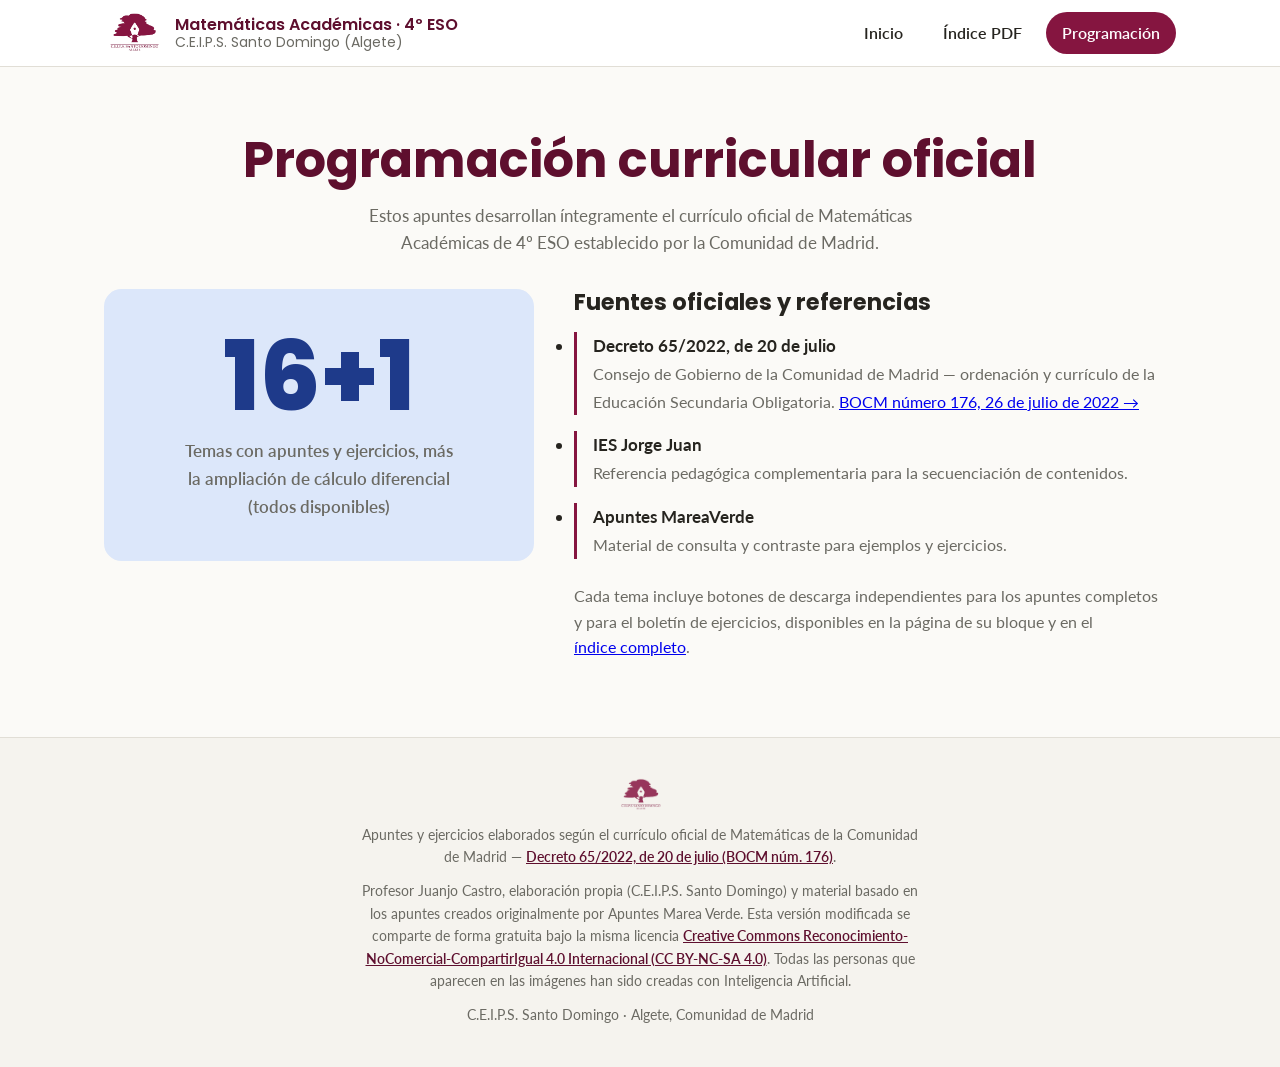
<file: programacion.html>
<!DOCTYPE html>
<html lang="es">
<head>
  <meta charset="UTF-8">
  <meta name="viewport" content="width=device-width, initial-scale=1.0">
  <title>Programación curricular oficial — Matemáticas 4º ESO</title>
  <meta name="description" content="Programación curricular oficial de Matemáticas Académicas de 4º ESO según el Decreto 65/2022 de la Comunidad de Madrid (BOCM).">
  <link rel="preconnect" href="https://fonts.googleapis.com">
  <link rel="preconnect" href="https://fonts.gstatic.com" crossorigin>
  <link href="https://fonts.googleapis.com/css2?family=Poppins:wght@500;600;700;800&family=Lato:wght@400;700;900&display=swap" rel="stylesheet">
  <link rel="icon" type="image/png" href="assets/img/logo.png">
  <link rel="stylesheet" href="css/base.css">
  <link rel="stylesheet" href="css/style.css">
  
</head>
<body>
  <header class="site-header">
    <div class="wrap">
      <a class="brand" href="index.html">
        <img src="assets/img/logo.png" alt="Logotipo C.E.I.P.S. Santo Domingo, Algete">
        <span class="brand-text">Matemáticas Académicas · 4º ESO<small>C.E.I.P.S. Santo Domingo (Algete)</small></span>
      </a>
      <button class="nav-toggle" data-nav-toggle aria-label="Abrir menú de navegación" aria-expanded="false">
        <svg viewBox="0 0 24 24" fill="none" stroke="currentColor" stroke-width="2" stroke-linecap="round"><path d="M4 6h16M4 12h16M4 18h16"/></svg>
      </button>
      <nav class="main-nav" data-main-nav>
        <a class="" href="index.html">Inicio</a>
        <a class="" href="indice.html">Índice PDF</a>
        <a class="active" href="programacion.html">Programación</a>
      </nav>
    </div>
  </header>

  <main>
    <section class="page-hero wrap">
      <h1>Programación curricular oficial</h1>
      <p>Estos apuntes desarrollan íntegramente el currículo oficial de Matemáticas Académicas de 4º ESO
      establecido por la Comunidad de Madrid.</p>
    </section>
    <section class="wrap" style="padding-top:0">
      <div class="stat-layout">
        <div class="stat-card">
          <div class="num">16+1</div>
          <p>Temas con apuntes y ejercicios, más la ampliación de cálculo diferencial (todos disponibles)</p>
        </div>
        <div class="sources-panel">
          <h3>Fuentes oficiales y referencias</h3>
          <ul>
            <li><strong>Decreto 65/2022, de 20 de julio</strong>
              <span>Consejo de Gobierno de la Comunidad de Madrid — ordenación y currículo de la Educación Secundaria Obligatoria.
              <a href="https://www.bocm.es/eli/es-md/d/2022/07/20/65/con" target="_blank" rel="noopener">BOCM número 176, 26 de julio de 2022 →</a></span>
            </li>
            <li><strong>IES Jorge Juan</strong>
              <span>Referencia pedagógica complementaria para la secuenciación de contenidos.</span>
            </li>
            <li><strong>Apuntes MareaVerde</strong>
              <span>Material de consulta y contraste para ejemplos y ejercicios.</span>
            </li>
          </ul>
          <p style="margin-top:var(--space-6);color:var(--color-text-muted);font-size:var(--text-sm)">
          Cada tema incluye botones de descarga independientes para los apuntes completos y para el boletín de ejercicios,
          disponibles en la página de su bloque y en el <a href="indice.html">índice completo</a>.</p>
        </div>
      </div>
    </section>
  </main>
  <footer class="site-footer">
    <div class="wrap">
      <img src="assets/img/logo.png" alt="" style="height:34px;opacity:.85" aria-hidden="true">
      <p>Apuntes y ejercicios elaborados según el currículo oficial de Matemáticas de la Comunidad de Madrid —
      <a href="https://www.bocm.es/eli/es-md/d/2022/07/20/65/con" target="_blank" rel="noopener">Decreto 65/2022, de 20 de julio (BOCM núm. 176)</a>.</p>
      <p>Profesor Juanjo Castro, elaboración propia (C.E.I.P.S. Santo Domingo) y material basado en los apuntes creados
      originalmente por Apuntes Marea Verde. Esta versión modificada se comparte de forma gratuita bajo la misma licencia
      <a href="https://creativecommons.org/licenses/by-nc-sa/4.0/deed.es" target="_blank" rel="noopener">Creative Commons Reconocimiento-NoComercial-CompartirIgual 4.0 Internacional (CC BY-NC-SA 4.0)</a>.
      Todas las personas que aparecen en las imágenes han sido creadas con Inteligencia Artificial.</p>
      <p>C.E.I.P.S. Santo Domingo · Algete, Comunidad de Madrid</p>
    </div>
  </footer>
  <script src="js/app.js"></script>
</body>
</html>
</file>
<file: css/base.css>
/* base.css — reset y fundamentos, ver skill website-building */
*, *::before, *::after { box-sizing: border-box; margin: 0; padding: 0; }

html {
  -webkit-text-size-adjust: none;
  text-size-adjust: none;
  -webkit-font-smoothing: antialiased;
  -moz-osx-font-smoothing: grayscale;
  text-rendering: optimizeLegibility;
  scroll-behavior: smooth;
  scroll-padding-top: 90px;
}

body {
  min-height: 100dvh;
  line-height: 1.6;
  font-family: var(--font-body, sans-serif);
  font-size: var(--text-base);
  color: var(--color-text);
  background-color: var(--color-bg);
}

img, picture, video, canvas, svg { display: block; max-width: 100%; height: auto; }
ul[role="list"], ol[role="list"] { list-style: none; }
input, button, textarea, select { font: inherit; color: inherit; }

h1, h2, h3, h4, h5, h6 { text-wrap: balance; line-height: 1.18; }
p, li, figcaption { text-wrap: pretty; }

::selection { background: color-mix(in oklab, var(--color-primary) 25%, transparent); color: var(--color-text); }

:focus-visible {
  outline: 2px solid var(--color-primary);
  outline-offset: 3px;
  border-radius: var(--radius-sm);
}

@media (prefers-reduced-motion: reduce) {
  *, *::before, *::after {
    animation-duration: 0.01ms !important;
    animation-iteration-count: 1 !important;
    transition-duration: 0.01ms !important;
    scroll-behavior: auto !important;
  }
}

button { cursor: pointer; background: none; border: none; }
table { border-collapse: collapse; width: 100%; }

a, button, [role="button"] {
  transition: color 180ms cubic-bezier(.16,1,.3,1),
              background 180ms cubic-bezier(.16,1,.3,1),
              border-color 180ms cubic-bezier(.16,1,.3,1),
              box-shadow 180ms cubic-bezier(.16,1,.3,1),
              transform 180ms cubic-bezier(.16,1,.3,1);
}

.sr-only {
  position: absolute; width: 1px; height: 1px; padding: 0; margin: -1px;
  overflow: hidden; clip: rect(0,0,0,0); white-space: nowrap; border-width: 0;
}
</file>
<file: css/style.css>
/* ============================================================
   MATEMÁTICAS 4º ESO — C.E.I.P.S. SANTO DOMINGO (Algete)
   Sitio de apuntes y ejercicios — réplica fiel del PPTX origen
   ============================================================ */

:root {
  /* Tipografía fluida */
  --text-xs: clamp(0.78rem, 0.74rem + 0.2vw, 0.875rem);
  --text-sm: clamp(0.9rem, 0.85rem + 0.25vw, 1rem);
  --text-base: clamp(1rem, 0.96rem + 0.2vw, 1.09rem);
  --text-lg: clamp(1.15rem, 1.05rem + 0.5vw, 1.4rem);
  --text-xl: clamp(1.5rem, 1.25rem + 1.1vw, 2.1rem);
  --text-2xl: clamp(1.9rem, 1.35rem + 2.4vw, 3.1rem);
  --text-hero: clamp(2.3rem, 1.4rem + 3.6vw, 4rem);

  /* Espaciado (base 4px) */
  --space-1: 0.25rem; --space-2: 0.5rem; --space-3: 0.75rem;
  --space-4: 1rem; --space-5: 1.25rem; --space-6: 1.5rem;
  --space-8: 2rem; --space-10: 2.5rem; --space-12: 3rem;
  --space-16: 4rem; --space-20: 5rem; --space-24: 6rem;

  /* Superficies */
  --color-bg: #FBFAF7;
  --color-surface: #FFFFFF;
  --color-surface-2: #F5F3EE;
  --color-border: #E1DED6;
  --color-text: #26241F;
  --color-text-muted: #6B6A63;
  --color-text-faint: #A9A79E;

  /* Marca del centro (logo maroon) */
  --color-brand: #851540;
  --color-brand-dark: #5E0F2E;

  /* Bloque A · Sentido Numérico */
  --bloque-a: #1E3A8A;
  --bloque-a-tint: #DCE7FA;
  /* Bloque B · Álgebra */
  --bloque-b: #047857;
  --bloque-b-tint: #DAF0E7;
  /* Bloque C · Medida */
  --bloque-c: #B45309;
  --bloque-c-tint: #FBE9D6;
  /* Bloque D · Geometría */
  --bloque-d: #6D28D9;
  --bloque-d-tint: #ECE4F8;
  /* Bloque E · Funciones */
  --bloque-e: #BE185D;
  --bloque-e-tint: #FCE4EE;
  --bloque-e-accent: #EAB308;
  /* Bloque F · Estocástico */
  --bloque-f: #0E7490;
  --bloque-f-tint: #DCF0F5;
  --bloque-f-accent: #DC2626;
  /* Ampliación */
  --bloque-amp: #C00000;
  --bloque-amp-tint: #F8DCDC;

  --radius-sm: 0.4rem;
  --radius-md: 0.7rem;
  --radius-lg: 1.1rem;
  --radius-full: 9999px;

  --shadow-sm: 0 1px 3px rgba(30,20,10,0.07);
  --shadow-md: 0 6px 20px rgba(30,20,10,0.09);
  --shadow-lg: 0 16px 40px rgba(30,20,10,0.14);

  --font-display: 'Poppins', 'Segoe UI', sans-serif;
  --font-body: 'Lato', 'Segoe UI', sans-serif;

  --content-default: 1120px;
  --content-narrow: 760px;
}

/* ---------------- Layout helpers ---------------- */
.wrap {
  max-width: var(--content-default);
  margin-inline: auto;
  padding-inline: var(--space-6);
}
.wrap-narrow {
  max-width: var(--content-narrow);
  margin-inline: auto;
  padding-inline: var(--space-6);
}
section { padding-block: clamp(var(--space-12), 6vw, var(--space-24)); }

/* ---------------- Header ---------------- */
.site-header {
  position: sticky; top: 0; z-index: 50;
  background: rgba(255,255,255,0.92);
  backdrop-filter: blur(10px);
  border-bottom: 1px solid var(--color-border);
}
.site-header .wrap {
  display: flex; align-items: center; justify-content: space-between;
  padding-block: var(--space-3);
  gap: var(--space-4);
}
.brand {
  display: flex; align-items: center; gap: var(--space-3);
  text-decoration: none; color: var(--color-text);
}
.brand img { height: 42px; width: auto; }
.brand-text {
  font-family: var(--font-display);
  font-weight: 600;
  font-size: var(--text-sm);
  line-height: 1.2;
  color: var(--color-brand-dark);
}
.brand-text small { display: block; font-weight: 400; color: var(--color-text-muted); font-size: var(--text-xs); }

.main-nav { display: flex; gap: var(--space-2); align-items: center; }
.main-nav a {
  font-family: var(--font-body);
  font-weight: 600;
  font-size: var(--text-sm);
  color: var(--color-text);
  text-decoration: none;
  padding: var(--space-2) var(--space-4);
  border-radius: var(--radius-full);
}
.main-nav a:hover, .main-nav a:focus-visible { background: var(--color-surface-2); }
.main-nav a.active { background: var(--color-brand); color: white; }

.nav-toggle { display: none; }

@media (max-width: 720px) {
  .main-nav { position: fixed; inset: 64px var(--space-4) auto var(--space-4);
    background: var(--color-surface); border: 1px solid var(--color-border);
    border-radius: var(--radius-lg); box-shadow: var(--shadow-lg);
    flex-direction: column; align-items: stretch; padding: var(--space-3);
    display: none; }
  .main-nav.open { display: flex; }
  .main-nav a { text-align: left; }
  .nav-toggle {
    display: inline-flex; align-items: center; justify-content: center;
    width: 42px; height: 42px; border-radius: var(--radius-md);
    border: 1px solid var(--color-border); background: var(--color-surface);
  }
}

/* ---------------- Pill badge ---------------- */
.badge-pill {
  display: inline-flex; align-items: center; gap: var(--space-2);
  background: var(--bloque-a-tint); color: var(--color-brand-dark);
  font-family: var(--font-body); font-weight: 700; font-size: var(--text-xs);
  letter-spacing: 0.03em; text-transform: uppercase;
  padding: var(--space-2) var(--space-5); border-radius: var(--radius-full);
}
.badge-pill svg { width: 15px; height: 15px; flex-shrink: 0; }
.section-title svg { width: 22px; height: 22px; flex-shrink: 0; color: var(--color-brand); }

/* ---------------- Hero / Portada ---------------- */
.hero {
  text-align: center;
  padding-block: clamp(var(--space-16), 8vw, var(--space-24)) var(--space-12);
}
.hero img.hero-logo { height: 120px; width: auto; margin-inline: auto; margin-bottom: var(--space-6); }
.hero h1 {
  font-family: var(--font-display);
  font-weight: 700;
  font-size: var(--text-hero);
  color: var(--color-brand-dark);
  margin-block: var(--space-5) var(--space-4);
}
.hero h1 span { display: block; font-size: 0.42em; font-weight: 500; color: var(--color-text-muted); margin-top: var(--space-2); }
.hero p.lead {
  max-width: 62ch; margin-inline: auto; color: var(--color-text-muted);
  font-size: var(--text-lg); line-height: 1.55;
}

/* ---------------- Menu principal (grid de bloques) ---------------- */
.section-title {
  display: flex; align-items: center; gap: var(--space-3);
  font-family: var(--font-display); font-weight: 700;
  font-size: var(--text-xl); color: var(--color-text);
  margin-bottom: var(--space-2);
}
.section-sub { color: var(--color-text-muted); margin-bottom: var(--space-10); max-width: 65ch; }

.menu-grid {
  display: grid; grid-template-columns: repeat(3, 1fr); gap: var(--space-6);
}
.menu-grid .card-full { grid-column: 1 / -1; }
@media (max-width: 880px) { .menu-grid { grid-template-columns: repeat(2, 1fr); } }
@media (max-width: 600px) { .menu-grid { grid-template-columns: 1fr; } }

.bloque-card {
  background: var(--color-surface);
  border: 1.5px solid var(--card-color, var(--color-border));
  border-radius: var(--radius-lg);
  padding: var(--space-6);
  display: flex; flex-direction: column; gap: var(--space-3);
  box-shadow: var(--shadow-sm);
  transition: transform 200ms cubic-bezier(.16,1,.3,1), box-shadow 200ms cubic-bezier(.16,1,.3,1);
}
.bloque-card:hover { transform: translateY(-3px); box-shadow: var(--shadow-md); }
.bloque-card .kicker {
  font-family: var(--font-display); font-weight: 700; font-size: var(--text-xs);
  text-transform: uppercase; letter-spacing: 0.04em; color: var(--card-color);
}
.bloque-card h3 { font-family: var(--font-display); font-weight: 700; font-size: var(--text-lg); color: var(--color-text); }
.bloque-card p { color: var(--color-text-muted); font-size: var(--text-sm); flex: 1; }
.bloque-card .btn { align-self: flex-start; }

/* ---------------- Buttons ---------------- */
.btn {
  display: inline-flex; align-items: center; gap: var(--space-2);
  font-family: var(--font-body); font-weight: 700; font-size: var(--text-sm);
  padding: var(--space-3) var(--space-6);
  border-radius: var(--radius-full);
  text-decoration: none;
  background: var(--btn-color, var(--color-brand));
  color: white;
  border: none;
}
.btn:hover, .btn:focus-visible { filter: brightness(1.08); transform: translateY(-1px); }
.btn.btn-outline {
  background: transparent; color: var(--btn-color, var(--color-brand));
  border: 1.5px solid var(--btn-color, var(--color-brand));
}
.btn.btn-light {
  background: rgba(255,255,255,0.92); color: var(--color-text);
}
.btn.btn-sm { padding: var(--space-2) var(--space-4); font-size: var(--text-xs); }
.btn svg { width: 16px; height: 16px; flex-shrink: 0; }
.btn.btn-disabled {
  background: var(--color-surface-2); color: var(--color-text-faint);
  cursor: not-allowed; pointer-events: none;
}

/* ---------------- Bloque detail page ---------------- */
.bloque-banner {
  position: relative;
  padding-block: clamp(var(--space-10), 6vw, var(--space-16));
  background: var(--bloque-tint);
  border-bottom: 4px solid var(--bloque-color);
}
.bloque-banner .wrap { display: flex; align-items: center; justify-content: space-between; gap: var(--space-6); flex-wrap: wrap; }
.bloque-banner .titles { display: flex; flex-direction: column; gap: var(--space-2); }
.bloque-banner .kicker {
  font-family: var(--font-body); font-weight: 700; font-size: var(--text-sm);
  color: var(--bloque-color); text-transform: uppercase; letter-spacing: 0.03em;
}
.bloque-banner h1 {
  font-family: var(--font-display); font-weight: 700; font-size: var(--text-2xl);
  color: var(--color-text);
}
.bloque-banner .back-btn {
  background: #FF7A59; color: white; box-shadow: var(--shadow-sm);
}

.bloque-photo {
  position: relative; height: clamp(220px, 32vw, 420px);
  overflow: hidden;
}
.bloque-photo img { width: 100%; height: 100%; object-fit: cover; object-position: center 30%; }
.bloque-photo::after {
  content: ''; position: absolute; inset: 0;
  background: linear-gradient(180deg, rgba(0,0,0,0.05) 0%, rgba(20,18,15,0.55) 100%);
}

.temas-section { padding-block: clamp(var(--space-10), 5vw, var(--space-16)); }
.temas-grid {
  display: grid; grid-template-columns: repeat(auto-fit, minmax(280px, 1fr));
  gap: var(--space-6);
  margin-top: var(--space-8);
}
.tema-card {
  background: var(--color-surface);
  border: 1px solid var(--color-border);
  border-top: 4px solid var(--bloque-color);
  border-radius: var(--radius-lg);
  padding: var(--space-6);
  display: flex; flex-direction: column; gap: var(--space-3);
  box-shadow: var(--shadow-sm);
}
.tema-pill {
  display: inline-flex; width: fit-content;
  background: var(--color-brand-dark); color: white;
  font-family: var(--font-body); font-weight: 700; font-size: var(--text-xs);
  padding: var(--space-1) var(--space-4); border-radius: var(--radius-full);
  letter-spacing: 0.03em;
}
.tema-card h3 { font-family: var(--font-display); font-weight: 700; font-size: var(--text-lg); color: var(--bloque-color); }
.tema-card p { color: var(--color-text-muted); font-size: var(--text-sm); flex: 1; }
.tema-card .btn-row { display: flex; gap: var(--space-3); flex-wrap: wrap; }
.tema-card.proximamente { opacity: 0.72; }
.tema-card .proximamente-tag {
  display: inline-flex; width: fit-content; align-items: center; gap: var(--space-1);
  background: var(--color-surface-2); color: var(--color-text-muted);
  font-size: var(--text-xs); font-weight: 700; padding: var(--space-1) var(--space-3);
  border-radius: var(--radius-full); text-transform: uppercase; letter-spacing: 0.03em;
}

/* ---------------- Ampliación (layout distinto: foto lateral) ---------------- */
.amp-layout {
  display: grid; grid-template-columns: 1fr 1fr; gap: var(--space-10);
  align-items: center;
}
@media (max-width: 800px) { .amp-layout { grid-template-columns: 1fr; } }
.amp-layout .amp-photo { border-radius: var(--radius-lg); overflow: hidden; box-shadow: var(--shadow-md); }
.amp-layout .amp-photo img { width: 100%; height: 100%; object-fit: cover; }
.amp-layout ul { display: flex; flex-direction: column; gap: var(--space-3); margin-block: var(--space-6); }
.amp-layout li {
  display: flex; gap: var(--space-3); align-items: flex-start;
  color: var(--color-text); font-size: var(--text-sm);
}
.amp-layout li::before {
  content: '✓'; color: var(--bloque-amp); font-weight: 700; flex-shrink: 0;
  width: 22px; height: 22px; border-radius: 50%; background: var(--bloque-amp-tint);
  display: flex; align-items: center; justify-content: center; font-size: 0.8em;
}

/* ---------------- Recursos / callout ---------------- */
.callout-dark {
  background: #1D1B18; color: #F3F1EA;
  border-radius: var(--radius-lg);
  padding: clamp(var(--space-8), 4vw, var(--space-12));
  text-align: center;
  background-image:
    repeating-linear-gradient(0deg, rgba(255,255,255,0.02) 0 1px, transparent 1px 40px),
    repeating-linear-gradient(90deg, rgba(255,255,255,0.02) 0 1px, transparent 1px 40px);
}
.callout-dark p { font-family: var(--font-display); font-size: var(--text-lg); font-weight: 600; max-width: 64ch; margin-inline: auto; }

/* ---------------- Índice / tabla ---------------- */
.index-table-wrap { overflow-x: auto; border-radius: var(--radius-lg); box-shadow: var(--shadow-sm); border: 1px solid var(--color-border); }
table.index-table { width: 100%; border-collapse: collapse; min-width: 720px; background: var(--color-surface); }
table.index-table th {
  background: var(--color-brand); color: white;
  font-family: var(--font-body); font-weight: 700; font-size: var(--text-sm);
  text-align: left; padding: var(--space-4) var(--space-5);
}
table.index-table td { padding: var(--space-4) var(--space-5); font-size: var(--text-sm); border-bottom: 1px solid var(--color-border); vertical-align: middle; }
table.index-table tr:nth-child(even) td { background: var(--color-surface-2); }
table.index-table .tema-num { font-weight: 700; color: var(--color-brand-dark); white-space: nowrap; }
table.index-table .dl-links { display: flex; gap: var(--space-2); flex-wrap: wrap; }
table.index-table .bloque-tag {
  display: inline-block; padding: var(--space-1) var(--space-3); border-radius: var(--radius-full);
  font-size: var(--text-xs); font-weight: 700; color: white; white-space: nowrap;
}

/* ---------------- Programación (stat card) ---------------- */
.stat-layout { display: grid; grid-template-columns: 1fr 1.4fr; gap: var(--space-10); align-items: start; }
@media (max-width: 800px) { .stat-layout { grid-template-columns: 1fr; } }
.stat-card {
  background: var(--bloque-a-tint); border-radius: var(--radius-lg);
  padding: var(--space-10); text-align: center;
}
.stat-card .num { font-family: var(--font-display); font-weight: 800; font-size: clamp(3.5rem, 10vw, 6rem); color: var(--bloque-a); line-height: 1; }
.stat-card p { color: var(--color-text-muted); font-weight: 600; margin-top: var(--space-3); }

.sources-panel h3 { font-family: var(--font-display); font-weight: 700; font-size: var(--text-lg); margin-bottom: var(--space-4); }
.sources-panel ul { display: flex; flex-direction: column; gap: var(--space-4); }
.sources-panel li { border-left: 3px solid var(--color-brand); padding-left: var(--space-4); }
.sources-panel li strong { display: block; font-family: var(--font-body); }
.sources-panel li span { color: var(--color-text-muted); font-size: var(--text-sm); }

/* ---------------- Footer ---------------- */
.site-footer {
  border-top: 1px solid var(--color-border);
  padding-block: var(--space-10);
  background: var(--color-surface-2);
}
.site-footer .wrap { display: flex; flex-direction: column; gap: var(--space-3); align-items: center; text-align: center; }
.site-footer p { color: var(--color-text-muted); font-size: var(--text-xs); max-width: 70ch; }
.site-footer a { color: var(--color-brand-dark); font-weight: 600; }

/* ---------------- Misc ---------------- */
.icon-badge {
  width: 40px; height: 40px; border-radius: var(--radius-md);
  background: var(--bloque-tint, var(--color-surface-2));
  color: var(--bloque-color, var(--color-brand));
  display: flex; align-items: center; justify-content: center;
  flex-shrink: 0;
}
.icon-badge svg { width: 22px; height: 22px; }

.page-hero {
  padding-block: clamp(var(--space-10), 5vw, var(--space-16)) var(--space-8);
  text-align: center;
}
.page-hero h1 { font-family: var(--font-display); font-weight: 700; font-size: var(--text-2xl); color: var(--color-brand-dark); display: flex; align-items: center; justify-content: center; gap: var(--space-3); flex-wrap: wrap; }
.page-hero h1 svg { width: 34px; height: 34px; flex-shrink: 0; color: var(--color-brand); }
.page-hero p { color: var(--color-text-muted); max-width: 60ch; margin-inline: auto; margin-top: var(--space-3); }
</file>
